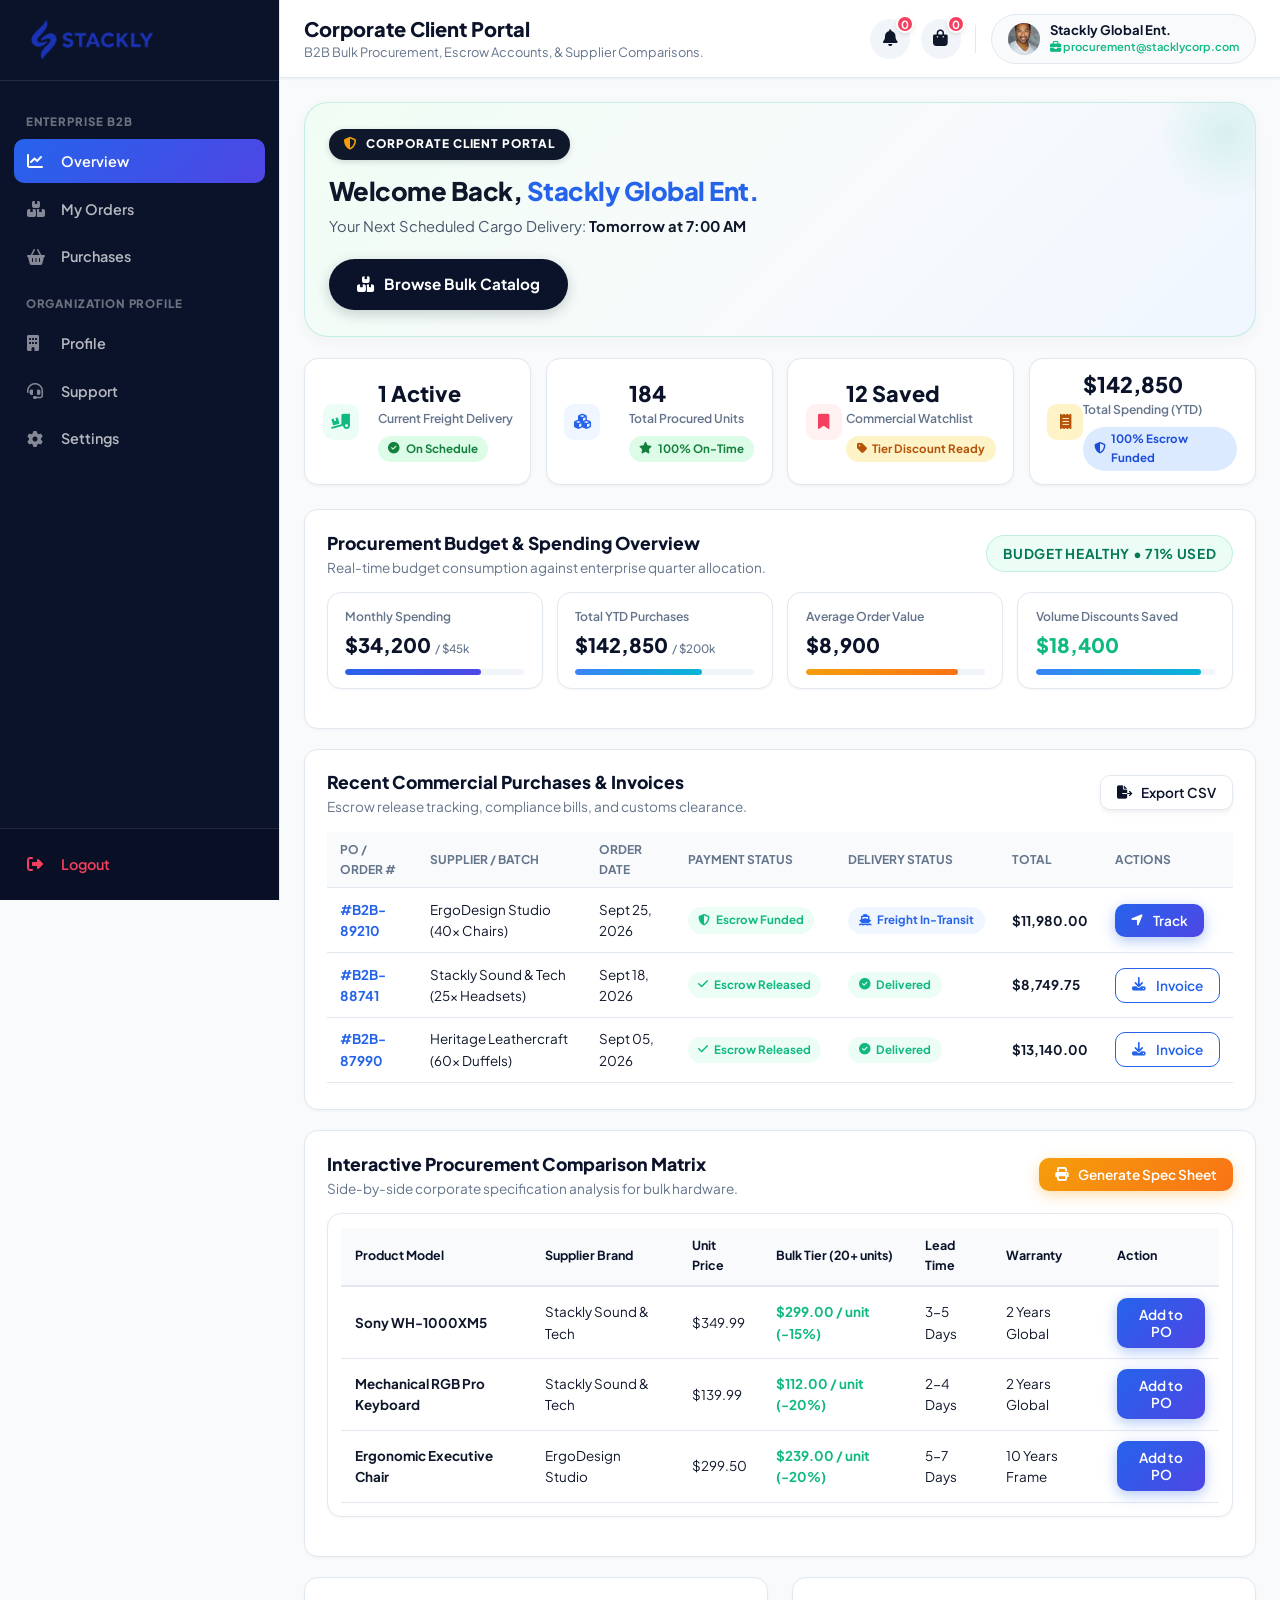
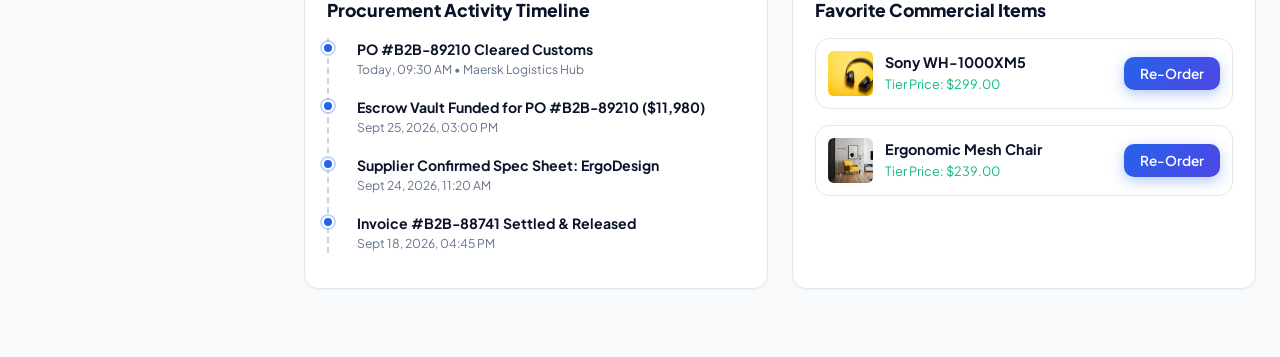
<file: client-dashboard.html>
<!DOCTYPE html>
<html lang="en">
<head>
  <meta charset="UTF-8">
  <meta name="viewport" content="width=device-width, initial-scale=1.0">
  <title>Client & B2B Dashboard - Stackly</title>
  
  <!-- Google Fonts -->
  <link rel="preconnect" href="https://fonts.googleapis.com">
  <link rel="preconnect" href="https://fonts.gstatic.com" crossorigin>
  <link href="https://fonts.googleapis.com/css2?family=Plus+Jakarta+Sans:wght@300;400;500;600;700;800&display=swap" rel="stylesheet">
  
  <!-- Font Awesome 6 -->
  <link rel="stylesheet" href="https://cdnjs.cloudflare.com/ajax/libs/font-awesome/6.5.1/css/all.min.css">

  <!-- Core & Dashboard Styles -->
  <link rel="stylesheet" href="css/style.css">
  <link rel="stylesheet" href="css/user-dashboard.css">
  <link rel="stylesheet" href="css/client-dashboard.css">
</head>
<body>

  <div class="client-dashboard-layout">
    
    <!-- Sidebar Navigation -->
    <aside class="dashboard-sidebar client-sidebar">
      <div class="sidebar-header">
        <a href="index.html" class="brand-logo">
          <img src="assets/logo.webp" alt="Stackly" class="brand-logo-img">
        </a>
        <button class="btn-icon sidebar-close-btn" id="sidebar-close-btn" aria-label="Close Navigation" style="color: #ffffff;"><i class="fas fa-times"></i></button>
      </div>

      <div class="sidebar-nav-container">
        <div class="nav-section-label">Enterprise B2B</div>
        <a href="javascript:void(0)" class="dashboard-nav-item active" data-target="view-client-overview">
          <i class="fas fa-chart-line"></i> <span>Overview</span>
        </a>
        <a href="javascript:void(0)" class="dashboard-nav-item" data-target="view-client-orders">
          <i class="fas fa-boxes"></i> <span>My Orders</span>
        </a>
        <a href="javascript:void(0)" class="dashboard-nav-item" data-target="view-client-purchases">
          <i class="fas fa-shopping-basket"></i> <span>Purchases</span>
        </a>

        <div class="nav-section-label">Organization Profile</div>
        <a href="javascript:void(0)" class="dashboard-nav-item" data-target="view-client-profile">
          <i class="fas fa-building"></i> <span>Profile</span>
        </a>
        <a href="javascript:void(0)" class="dashboard-nav-item" data-target="view-client-support">
          <i class="fas fa-headset"></i> <span>Support</span>
        </a>
        <a href="javascript:void(0)" class="dashboard-nav-item" data-target="view-client-settings">
          <i class="fas fa-cog"></i> <span>Settings</span>
        </a>
      </div>

      <div class="sidebar-footer">
        <a href="login.html" class="dashboard-nav-item logout-nav-item">
          <i class="fas fa-sign-out-alt"></i> <span>Logout</span>
        </a>
      </div>
    </aside>

    <!-- Main Content Area -->
    <div class="client-main">
      
      <!-- Topbar -->
      <header class="dashboard-topbar">
        <div class="topbar-left">
          <button id="sidebar-toggle-btn" class="btn-icon sidebar-toggle-btn" aria-label="Toggle Navigation"><i class="fas fa-bars"></i></button>
          <div class="topbar-title-wrap">
            <h2 class="topbar-heading">Corporate Client Portal</h2>
            <p class="topbar-subheading">B2B Bulk Procurement, Escrow Accounts, & Supplier Comparisons.</p>
          </div>
        </div>

        <!-- Center Brand Logo in Mobile View -->
        <a href="index.html" class="topbar-mobile-logo">
          <img src="assets/logo.webp" alt="Stackly" class="brand-logo-img">
        </a>

        <div class="topbar-right">
          <button class="nav-icon-btn topbar-wish-btn" data-open-wishlist title="Notifications / Wishlist">
            <i class="fas fa-bell"></i>
            <span class="badge-count wishlist-count-badge">2</span>
          </button>
          
          <button class="nav-icon-btn topbar-cart-btn" data-open-cart title="Cart">
            <i class="fas fa-shopping-bag"></i>
            <span class="badge-count cart-count-badge">0</span>
          </button>

          <div class="topbar-divider"></div>

          <div class="user-mini-profile topbar-profile" onclick="window.location.href='404.html'">
            <img src="assets/avatar-enterprise.webp" alt="Stackly Global Ent." class="user-avatar-sm" id="topbar-avatar-img">
            <div class="user-profile-info">
              <div class="profile-name">Stackly Global Ent.</div>
              <div class="profile-badge"><i class="fas fa-briefcase"></i> <span class="profile-email-display">procurement@stacklycorp.com</span></div>
            </div>
          </div>

          <!-- Mobile Profile Avatar Icon -->
          <a href="404.html" class="nav-icon-btn topbar-mobile-profile" title="Profile">
            <i class="far fa-user"></i>
          </a>
        </div>
      </header>

      <!-- Client Body Content -->
      <main class="dashboard-body-content">
        
        <!-- VIEW 1: CLIENT OVERVIEW -->
        <section id="view-client-overview" class="dashboard-view-section active-view">
          
          <!-- Welcome Hero Banner Card (Corporate Client Portal) -->
          <div class="dash-welcome-card">
            <div class="dash-welcome-badge">
              <i class="fas fa-shield-alt"></i> CORPORATE CLIENT PORTAL
            </div>
            <h2 class="dash-welcome-title">Welcome Back, <span class="highlight-name">Stackly Global Ent.</span></h2>
            <p class="dash-welcome-subtitle">Your Next Scheduled Cargo Delivery: <strong>Tomorrow at 7:00 AM</strong></p>
            <div class="dash-welcome-cta">
              <a href="404.html" class="btn btn-primary dash-welcome-btn">
                <i class="fas fa-boxes"></i> Browse Bulk Catalog
              </a>
            </div>
          </div>

          <!-- Section A: Client Overview Cards -->
          <div class="dashboard-stats-grid">
            <div class="dash-stat-card">
              <div class="stat-icon-wrap emerald"><i class="fas fa-truck-loading"></i></div>
              <div class="stat-info">
                <div class="stat-value">1 Active</div>
                <div class="stat-title">Current Freight Delivery</div>
                <div class="stat-meta-pill emerald"><i class="fas fa-check-circle"></i> On Schedule</div>
              </div>
            </div>

            <div class="dash-stat-card">
              <div class="stat-icon-wrap blue"><i class="fas fa-cubes"></i></div>
              <div class="stat-info">
                <div class="stat-value">184</div>
                <div class="stat-title">Total Procured Units</div>
                <div class="stat-meta-pill emerald"><i class="fas fa-star"></i> 100% On-Time</div>
              </div>
            </div>

            <div class="dash-stat-card">
              <div class="stat-icon-wrap rose"><i class="fas fa-bookmark"></i></div>
              <div class="stat-info">
                <div class="stat-value">12 Saved</div>
                <div class="stat-title">Commercial Watchlist</div>
                <div class="stat-meta-pill gold"><i class="fas fa-tag"></i> Tier Discount Ready</div>
              </div>
            </div>

            <div class="dash-stat-card">
              <div class="stat-icon-wrap gold"><i class="fas fa-receipt"></i></div>
              <div class="stat-info">
                <div class="stat-value">$142,850</div>
                <div class="stat-title">Total Spending (YTD)</div>
                <div class="stat-meta-pill blue"><i class="fas fa-shield-alt"></i> 100% Escrow Funded</div>
              </div>
            </div>
          </div>

          <!-- Section F: Spending Overview Progress Bars -->
          <div class="dash-card">
            <div class="dash-card-header">
              <div>
                <h3>Procurement Budget & Spending Overview</h3>
                <p style="font-size: 0.85rem; color: var(--text-muted);">Real-time budget consumption against enterprise quarter allocation.</p>
              </div>
              <span class="section-badge emerald" style="margin-bottom: 0;">Budget Healthy &bull; 71% Used</span>
            </div>

            <div class="spending-grid">
              <div class="spending-stat-card">
                <div style="font-size: 0.76rem; color: var(--text-muted); font-weight: 600;">Monthly Spending</div>
                <div style="font-size: 1.25rem; font-weight: 800; color: var(--primary-navy); margin-top: 0.15rem;">$34,200 <span style="font-size: 0.72rem; font-weight: 500; color: var(--text-muted);">/ $45k</span></div>
                <div class="spending-progress-bar">
                  <div class="spending-fill" style="width: 76%;"></div>
                </div>
              </div>

              <div class="spending-stat-card">
                <div style="font-size: 0.76rem; color: var(--text-muted); font-weight: 600;">Total YTD Purchases</div>
                <div style="font-size: 1.25rem; font-weight: 800; color: var(--primary-navy); margin-top: 0.15rem;">$142,850 <span style="font-size: 0.72rem; font-weight: 500; color: var(--text-muted);">/ $200k</span></div>
                <div class="spending-progress-bar">
                  <div class="spending-fill emerald" style="width: 71%;"></div>
                </div>
              </div>

              <div class="spending-stat-card">
                <div style="font-size: 0.76rem; color: var(--text-muted); font-weight: 600;">Average Order Value</div>
                <div style="font-size: 1.25rem; font-weight: 800; color: var(--primary-navy); margin-top: 0.15rem;">$8,900</div>
                <div class="spending-progress-bar">
                  <div class="spending-fill gold" style="width: 85%;"></div>
                </div>
              </div>

              <div class="spending-stat-card">
                <div style="font-size: 0.76rem; color: var(--text-muted); font-weight: 600;">Volume Discounts Saved</div>
                <div style="font-size: 1.25rem; font-weight: 800; color: var(--accent-emerald); margin-top: 0.15rem;">$18,400</div>
                <div class="spending-progress-bar">
                  <div class="spending-fill emerald" style="width: 92%;"></div>
                </div>
              </div>
            </div>
          </div>

          <!-- Section B: Purchase Management Table -->
          <div class="dash-card">
            <div class="dash-card-header">
              <div>
                <h3>Recent Commercial Purchases & Invoices</h3>
                <p style="font-size: 0.85rem; color: var(--text-muted);">Escrow release tracking, compliance bills, and customs clearance.</p>
              </div>
              <button class="btn btn-sm btn-secondary" onclick="window.location.href='404.html'"><i class="fas fa-file-export"></i> Export CSV</button>
            </div>

            <div class="table-responsive">
              <table class="orders-table">
                <thead>
                  <tr>
                    <th>PO / Order #</th>
                    <th>Supplier / Batch</th>
                    <th>Order Date</th>
                    <th>Payment Status</th>
                    <th>Delivery Status</th>
                    <th>Total</th>
                    <th>Actions</th>
                  </tr>
                </thead>
                <tbody>
                  <tr>
                    <td><strong style="color: var(--accent-blue);">#B2B-89210</strong></td>
                    <td>ErgoDesign Studio (40x Chairs)</td>
                    <td>Sept 25, 2026</td>
                    <td><span class="status-badge delivered"><i class="fas fa-shield-alt"></i> Escrow Funded</span></td>
                    <td><span class="status-badge shipped"><i class="fas fa-ship"></i> Freight In-Transit</span></td>
                    <td><strong>$11,980.00</strong></td>
                    <td>
                      <button class="btn btn-sm btn-primary" onclick="window.location.href='404.html'"><i class="fas fa-location-arrow"></i> Track</button>
                    </td>
                  </tr>
                  <tr>
                    <td><strong style="color: var(--accent-blue);">#B2B-88741</strong></td>
                    <td>Stackly Sound & Tech (25x Headsets)</td>
                    <td>Sept 18, 2026</td>
                    <td><span class="status-badge delivered"><i class="fas fa-check"></i> Escrow Released</span></td>
                    <td><span class="status-badge delivered"><i class="fas fa-check-circle"></i> Delivered</span></td>
                    <td><strong>$8,749.75</strong></td>
                    <td>
                      <button class="btn btn-sm btn-outline-blue" onclick="window.location.href='404.html'"><i class="fas fa-download"></i> Invoice</button>
                    </td>
                  </tr>
                  <tr>
                    <td><strong style="color: var(--accent-blue);">#B2B-87990</strong></td>
                    <td>Heritage Leathercraft (60x Duffels)</td>
                    <td>Sept 05, 2026</td>
                    <td><span class="status-badge delivered"><i class="fas fa-check"></i> Escrow Released</span></td>
                    <td><span class="status-badge delivered"><i class="fas fa-check-circle"></i> Delivered</span></td>
                    <td><strong>$13,140.00</strong></td>
                    <td>
                      <button class="btn btn-sm btn-outline-blue" onclick="window.location.href='404.html'"><i class="fas fa-download"></i> Invoice</button>
                    </td>
                  </tr>
                </tbody>
              </table>
            </div>
          </div>

          <!-- Section D: Product Comparison Matrix -->
          <div class="dash-card">
            <div class="dash-card-header">
              <div>
                <h3>Interactive Procurement Comparison Matrix</h3>
                <p style="font-size: 0.85rem; color: var(--text-muted);">Side-by-side corporate specification analysis for bulk hardware.</p>
              </div>
              <button class="btn btn-sm btn-accent" onclick="window.location.href='404.html'"><i class="fas fa-print"></i> Generate Spec Sheet</button>
            </div>

            <div class="comparison-matrix-wrapper">
              <table class="comparison-matrix-table">
                <thead>
                  <tr>
                    <th>Product Model</th>
                    <th>Supplier Brand</th>
                    <th>Unit Price</th>
                    <th>Bulk Tier (20+ units)</th>
                    <th>Lead Time</th>
                    <th>Warranty</th>
                    <th>Action</th>
                  </tr>
                </thead>
                <tbody>
                  <tr>
                    <td><strong>Sony WH-1000XM5</strong></td>
                    <td>Stackly Sound & Tech</td>
                    <td>$349.99</td>
                    <td><strong style="color: var(--accent-emerald);">$299.00 / unit (-15%)</strong></td>
                    <td>3-5 Days</td>
                    <td>2 Years Global</td>
                    <td><button class="btn btn-sm btn-primary" data-add-cart="prod-1">Add to PO</button></td>
                  </tr>
                  <tr>
                    <td><strong>Mechanical RGB Pro Keyboard</strong></td>
                    <td>Stackly Sound & Tech</td>
                    <td>$139.99</td>
                    <td><strong style="color: var(--accent-emerald);">$112.00 / unit (-20%)</strong></td>
                    <td>2-4 Days</td>
                    <td>2 Years Global</td>
                    <td><button class="btn btn-sm btn-primary" data-add-cart="prod-8">Add to PO</button></td>
                  </tr>
                  <tr>
                    <td><strong>Ergonomic Executive Chair</strong></td>
                    <td>ErgoDesign Studio</td>
                    <td>$299.50</td>
                    <td><strong style="color: var(--accent-emerald);">$239.00 / unit (-20%)</strong></td>
                    <td>5-7 Days</td>
                    <td>10 Years Frame</td>
                    <td><button class="btn btn-sm btn-primary" data-add-cart="prod-3">Add to PO</button></td>
                  </tr>
                </tbody>
              </table>
            </div>
          </div>

          <!-- Split: Client Activity & Favorite Products -->
          <div class="dash-split-grid">
            
            <!-- Section E: Client Activity Timeline -->
            <div class="dash-card">
              <div class="dash-card-header">
                <h3>Procurement Activity Timeline</h3>
              </div>
              <div class="activity-timeline">
                <div class="activity-node">
                  <div class="activity-title">PO #B2B-89210 Cleared Customs</div>
                  <div class="activity-time">Today, 09:30 AM &bull; Maersk Logistics Hub</div>
                </div>
                <div class="activity-node">
                  <div class="activity-title">Escrow Vault Funded for PO #B2B-89210 ($11,980)</div>
                  <div class="activity-time">Sept 25, 2026, 03:00 PM</div>
                </div>
                <div class="activity-node">
                  <div class="activity-title">Supplier Confirmed Spec Sheet: ErgoDesign</div>
                  <div class="activity-time">Sept 24, 2026, 11:20 AM</div>
                </div>
                <div class="activity-node">
                  <div class="activity-title">Invoice #B2B-88741 Settled & Released</div>
                  <div class="activity-time">Sept 18, 2026, 04:45 PM</div>
                </div>
              </div>
            </div>

            <!-- Section C: Favorite / Saved Commercial Products -->
            <div class="dash-card">
              <div class="dash-card-header">
                <h3>Favorite Commercial Items</h3>
              </div>
              <div style="display: flex; flex-direction: column; gap: 1rem;">
                <div style="display: flex; align-items: center; justify-content: space-between; padding: 0.75rem; border: 1px solid var(--card-border); border-radius: var(--radius-md);">
                  <div style="display: flex; align-items: center; gap: 0.75rem;">
                    <img src="assets/headphones.webp" alt="Sony Headphones" style="width: 45px; height: 45px; object-fit: cover; border-radius: var(--radius-xs);">
                    <div>
                      <div style="font-weight: 700; font-size: 0.9rem; color: var(--primary-navy);">Sony WH-1000XM5</div>
                      <div style="font-size: 0.8rem; color: var(--accent-emerald);">Tier Price: $299.00</div>
                    </div>
                  </div>
                  <button class="btn btn-sm btn-primary" data-add-cart="prod-1">Re-Order</button>
                </div>

                <div style="display: flex; align-items: center; justify-content: space-between; padding: 0.75rem; border: 1px solid var(--card-border); border-radius: var(--radius-md);">
                  <div style="display: flex; align-items: center; gap: 0.75rem;">
                    <img src="assets/chair.webp" alt="Ergonomic Chair" style="width: 45px; height: 45px; object-fit: cover; border-radius: var(--radius-xs);">
                    <div>
                      <div style="font-weight: 700; font-size: 0.9rem; color: var(--primary-navy);">Ergonomic Mesh Chair</div>
                      <div style="font-size: 0.8rem; color: var(--accent-emerald);">Tier Price: $239.00</div>
                    </div>
                  </div>
                  <button class="btn btn-sm btn-primary" data-add-cart="prod-3">Re-Order</button>
                </div>
              </div>
            </div>

          </div>

        </section>

        <!-- VIEW 2: BULK ORDERS TAB -->
        <section id="view-client-orders" class="dashboard-view-section">
          <!-- Logistics & Freight Stats -->
          <div class="dashboard-stats-grid">
            <div class="dash-stat-card">
              <div class="stat-info">
                <div class="stat-value">3 Shipments</div>
                <div class="stat-title">Active Freight Containers</div>
              </div>
              <div class="stat-icon-wrap blue"><i class="fas fa-ship"></i></div>
            </div>
            <div class="dash-stat-card">
              <div class="stat-info">
                <div class="stat-value">100% Cleared</div>
                <div class="stat-title">Customs Compliance</div>
              </div>
              <div class="stat-icon-wrap emerald"><i class="fas fa-passport"></i></div>
            </div>
            <div class="dash-stat-card">
              <div class="stat-info">
                <div class="stat-value">48 Hours</div>
                <div class="stat-title">Next Port Entry ETA</div>
              </div>
              <div class="stat-icon-wrap gold"><i class="fas fa-anchor"></i></div>
            </div>
            <div class="dash-stat-card">
              <div class="stat-info">
                <div class="stat-value">$33,869</div>
                <div class="stat-title">In-Transit Escrow Value</div>
              </div>
              <div class="stat-icon-wrap rose"><i class="fas fa-vault"></i></div>
            </div>
          </div>

          <!-- Purchase Orders (PO) Master Table -->
          <div class="dash-card">
            <div class="dash-card-header">
              <div>
                <h3>Enterprise Purchase Orders (PO) & Freight Status</h3>
                <p style="font-size: 0.82rem; color: var(--text-muted);">Real-time container logistics, Bill of Lading certificates, and port check-ins.</p>
              </div>
              <button class="btn btn-sm btn-secondary" onclick="window.location.href='404.html'"><i class="fas fa-file-pdf"></i> Export Manifest</button>
            </div>

            <div class="table-responsive">
              <table class="orders-table">
                <thead>
                  <tr>
                    <th>PO ID</th>
                    <th>Supplier / Manufacturing Unit</th>
                    <th>Batch Units</th>
                    <th>Logistics Carrier</th>
                    <th>Port Clearance</th>
                    <th>Total</th>
                    <th>Action</th>
                  </tr>
                </thead>
                <tbody>
                  <tr>
                    <td><strong style="color: var(--accent-blue);">#B2B-89210</strong></td>
                    <td>ErgoDesign Studio &bull; Frame Lab</td>
                    <td>40 Executive Chairs</td>
                    <td>Maersk Global (Container #MSK-410)</td>
                    <td><span class="status-badge shipped"><i class="fas fa-ship"></i> Freight In-Transit</span></td>
                    <td><strong>$11,980.00</strong></td>
                    <td>
                      <button class="btn btn-sm btn-primary" onclick="window.location.href='404.html'">
                        <i class="fas fa-location-arrow"></i> Track
                      </button>
                    </td>
                  </tr>
                  <tr>
                    <td><strong style="color: var(--accent-blue);">#B2B-88741</strong></td>
                    <td>Stackly Sound & Tech &bull; Audio Works</td>
                    <td>25 Wireless Headsets</td>
                    <td>DHL Global Express Air</td>
                    <td><span class="status-badge delivered"><i class="fas fa-check-circle"></i> Delivered & Released</span></td>
                    <td><strong>$8,749.75</strong></td>
                    <td>
                      <button class="btn btn-sm btn-outline-blue" onclick="window.location.href='404.html'">
                        <i class="fas fa-download"></i> Invoice
                      </button>
                    </td>
                  </tr>
                  <tr>
                    <td><strong style="color: var(--accent-blue);">#B2B-87990</strong></td>
                    <td>Heritage Leathercraft &bull; Tuscan Mill</td>
                    <td>60 Full-Grain Duffels</td>
                    <td>FedEx Cargo Logistics</td>
                    <td><span class="status-badge delivered"><i class="fas fa-check-circle"></i> Delivered & Released</span></td>
                    <td><strong>$13,140.00</strong></td>
                    <td>
                      <button class="btn btn-sm btn-outline-blue" onclick="window.location.href='404.html'">
                        <i class="fas fa-download"></i> Invoice
                      </button>
                    </td>
                  </tr>
                </tbody>
              </table>
            </div>
          </div>
        </section>

        <!-- VIEW 3: PURCHASES & INVOICING TAB -->
        <section id="view-client-purchases" class="dashboard-view-section">
          <!-- Financial Metrics -->
          <div class="dashboard-stats-grid">
            <div class="dash-stat-card">
              <div class="stat-info">
                <div class="stat-value">$142,850</div>
                <div class="stat-title">Total Spend Settled (YTD)</div>
              </div>
              <div class="stat-icon-wrap emerald"><i class="fas fa-money-check-alt"></i></div>
            </div>
            <div class="dash-stat-card">
              <div class="stat-info">
                <div class="stat-value">$18,400</div>
                <div class="stat-title">Volume Rebates Saved</div>
              </div>
              <div class="stat-icon-wrap blue"><i class="fas fa-tags"></i></div>
            </div>
            <div class="dash-stat-card">
              <div class="stat-info">
                <div class="stat-value">$12,400</div>
                <div class="stat-title">Tax Deductible VAT</div>
              </div>
              <div class="stat-icon-wrap gold"><i class="fas fa-percentage"></i></div>
            </div>
            <div class="dash-stat-card">
              <div class="stat-info">
                <div class="stat-value">0 Pending</div>
                <div class="stat-title">Unsettled Invoices</div>
              </div>
              <div class="stat-icon-wrap rose"><i class="fas fa-file-invoice-dollar"></i></div>
            </div>
          </div>

          <!-- Invoicing Ledger Table -->
          <div class="dash-card">
            <div class="dash-card-header">
              <div>
                <h3>Corporate Tax Invoices & VAT Ledger</h3>
                <p style="font-size: 0.82rem; color: var(--text-muted);">Fully compliant commercial VAT receipts, escrow releases, and reconciliation sheets.</p>
              </div>
              <button class="btn btn-sm btn-accent" onclick="window.location.href='404.html'"><i class="fas fa-file-excel"></i> Export Ledger</button>
            </div>

            <div class="table-responsive">
              <table class="orders-table">
                <thead>
                  <tr>
                    <th>Invoice #</th>
                    <th>Supplier Entity</th>
                    <th>Invoice Date</th>
                    <th>VAT Amount</th>
                    <th>Total (Net)</th>
                    <th>Escrow Status</th>
                    <th>PDF</th>
                  </tr>
                </thead>
                <tbody>
                  <tr>
                    <td><strong style="color: var(--accent-blue);">INV-2026-89210</strong></td>
                    <td>ErgoDesign Studio Corp</td>
                    <td>Sept 25, 2026</td>
                    <td>$2,156.40</td>
                    <td><strong>$11,980.00</strong></td>
                    <td><span class="status-badge shipped"><i class="fas fa-shield-alt"></i> Vault Funded</span></td>
                    <td><button class="btn btn-sm btn-outline-blue" onclick="window.location.href='404.html'"><i class="fas fa-download"></i> PDF</button></td>
                  </tr>
                  <tr>
                    <td><strong style="color: var(--accent-blue);">INV-2026-88741</strong></td>
                    <td>Stackly Sound & Tech Ltd</td>
                    <td>Sept 18, 2026</td>
                    <td>$1,574.95</td>
                    <td><strong>$8,749.75</strong></td>
                    <td><span class="status-badge delivered"><i class="fas fa-check"></i> Escrow Released</span></td>
                    <td><button class="btn btn-sm btn-outline-blue" onclick="window.location.href='404.html'"><i class="fas fa-download"></i> PDF</button></td>
                  </tr>
                  <tr>
                    <td><strong style="color: var(--accent-blue);">INV-2026-87990</strong></td>
                    <td>Heritage Leathercraft S.p.A</td>
                    <td>Sept 05, 2026</td>
                    <td>$2,365.20</td>
                    <td><strong>$13,140.00</strong></td>
                    <td><span class="status-badge delivered"><i class="fas fa-check"></i> Escrow Released</span></td>
                    <td><button class="btn btn-sm btn-outline-blue" onclick="window.location.href='404.html'"><i class="fas fa-download"></i> PDF</button></td>
                  </tr>
                </tbody>
              </table>
            </div>
          </div>
        </section>

        <!-- VIEW 4: ORGANIZATION PROFILE TAB -->
        <section id="view-client-profile" class="dashboard-view-section">
          <div class="dash-profile-grid">
            <!-- Enterprise Credential Card -->
            <div class="dash-card" style="text-align: center;">
              <div style="position: relative; display: inline-block; margin-bottom: 1rem;">
                <img src="assets/avatar-enterprise.webp" alt="Stackly Global Enterprise" style="width: 90px; height: 90px; border-radius: var(--radius-full); object-fit: cover; border: 3px solid var(--accent-blue);">
                <button class="btn-icon" style="position: absolute; bottom: 0; right: 0; width: 28px; height: 28px; background: var(--accent-blue); color: #fff; border-radius: 50%;" onclick="window.location.href='404.html'"><i class="fas fa-camera" style="font-size: 0.75rem;"></i></button>
              </div>
              <h3 style="font-size: 1.15rem; font-weight: 800; color: var(--primary-navy); margin-bottom: 0.2rem;">Stackly Global Ent.</h3>
              <p style="font-size: 0.8rem; color: var(--text-muted); margin-bottom: 0.75rem;">procurement@stacklycorp.com</p>
              <div style="display: inline-flex; align-items: center; gap: 0.35rem; padding: 0.25rem 0.75rem; background: var(--accent-blue-subtle); color: var(--accent-blue); border-radius: var(--radius-full); font-size: 0.75rem; font-weight: 700; margin-bottom: 1.25rem;">
                <i class="fas fa-shield-alt"></i> Tier 1 Verified Enterprise
              </div>

              <div style="border-top: 1px solid var(--card-border); padding-top: 1rem; text-align: left; display: flex; flex-direction: column; gap: 0.65rem;">
                <div style="display: flex; justify-content: space-between; font-size: 0.82rem;">
                  <span style="color: var(--text-muted);">DUNS Number:</span>
                  <strong>89-421-9082</strong>
                </div>
                <div style="display: flex; justify-content: space-between; font-size: 0.82rem;">
                  <span style="color: var(--text-muted);">EU VAT ID:</span>
                  <strong>EU98421098</strong>
                </div>
                <div style="display: flex; justify-content: space-between; font-size: 0.82rem;">
                  <span style="color: var(--text-muted);">Escrow Limit:</span>
                  <strong style="color: var(--accent-emerald);">$500,000 / month</strong>
                </div>
              </div>
            </div>

            <!-- Organization Details Form -->
            <div class="dash-card">
              <div class="dash-card-header">
                <h3>Corporate Billing & Procurement Details</h3>
              </div>
              <form id="client-billing-form" novalidate>
                <div class="dashboard-form-grid">
                  <div class="form-field">
                    <label>Company Legal Entity *</label>
                    <input type="text" id="client-company" name="company" value="Stackly Global Procurement Corp" required>
                  </div>
                  <div class="form-field">
                    <label>Primary Contact Officer *</label>
                    <input type="text" id="client-officer" name="officer" value="Alexander Wright (CPO)" required>
                  </div>
                  <div class="form-field">
                    <label>Billing Contact Email *</label>
                    <input type="email" id="client-email" name="email" value="billing@stacklycorp.com" required>
                  </div>
                  <div class="form-field">
                    <label>Invoicing Currency *</label>
                    <select id="client-currency" name="currency" required>
                      <option value="USD" selected>USD ($) - United States Dollar</option>
                      <option value="EUR">EUR (€) - Euro</option>
                      <option value="GBP">GBP (£) - British Pound</option>
                    </select>
                  </div>
                </div>

                <div class="form-field" style="margin-bottom: 1.25rem;">
                  <label>Registered Corporate Headquarters *</label>
                  <input type="text" id="client-address" name="address" value="100 Wall Street, 28th Floor, Financial District, New York, NY 10005" required>
                </div>

                <div style="display: flex; justify-content: flex-end; gap: 0.75rem;">
                  <button type="button" class="btn btn-sm btn-secondary" onclick="window.location.href='404.html'">Cancel</button>
                  <button type="submit" class="btn btn-sm btn-primary"><i class="fas fa-save"></i> Save Organization</button>
                </div>
              </form>
            </div>
          </div>
        </section>

        <!-- VIEW 5: B2B SUPPORT & CONCIERGE TAB -->
        <section id="view-client-support" class="dashboard-view-section">
          <!-- B2B Concierge Metrics -->
          <div class="dashboard-stats-grid">
            <div class="dash-stat-card">
              <div class="stat-info">
                <div class="stat-value">&lt; 15 Mins</div>
                <div class="stat-title">Dedicated SLA Response</div>
              </div>
              <div class="stat-icon-wrap blue"><i class="fas fa-stopwatch"></i></div>
            </div>
            <div class="dash-stat-card">
              <div class="stat-info">
                <div class="stat-value">Marcus Vance</div>
                <div class="stat-title">Senior Enterprise Director</div>
              </div>
              <div class="stat-icon-wrap emerald"><i class="fas fa-user-tie"></i></div>
            </div>
            <div class="dash-stat-card">
              <div class="stat-info">
                <div class="stat-value">100% Escrow</div>
                <div class="stat-title">Dispute Guarantee</div>
              </div>
              <div class="stat-icon-wrap gold"><i class="fas fa-shield-alt"></i></div>
            </div>
            <div class="dash-stat-card">
              <div class="stat-info">
                <div class="stat-value">Active</div>
                <div class="stat-title">Direct Slack / Teams Sync</div>
              </div>
              <div class="stat-icon-wrap rose"><i class="fas fa-comments"></i></div>
            </div>
          </div>

          <!-- Account Manager Contact & Escalation Form -->
          <div class="dash-two-col-grid">
            <div class="dash-card">
              <div class="dash-card-header">
                <h3>Assigned Enterprise Account Director</h3>
              </div>
              <div style="display: flex; align-items: center; gap: 1rem; margin-bottom: 1.25rem;">
                <img src="assets/avatar-director.webp" alt="Marcus Vance" style="width: 65px; height: 65px; border-radius: var(--radius-full); object-fit: cover; border: 2px solid var(--accent-blue);">
                <div>
                  <h4 style="font-size: 1.05rem; color: var(--primary-navy); margin-bottom: 0.2rem;">Marcus Vance</h4>
                  <div style="font-size: 0.78rem; color: var(--accent-emerald); font-weight: 700;"><i class="fas fa-circle" style="font-size: 0.6rem;"></i> Available Online &bull; Enterprise Concierge</div>
                  <div style="font-size: 0.78rem; color: var(--text-muted); margin-top: 0.2rem;">Direct: +1 (800) 555-STACKLY-DIR</div>
                </div>
              </div>

              <div style="display: flex; gap: 0.75rem;">
                <button class="btn btn-sm btn-primary" style="flex: 1;" onclick="window.location.href='404.html'"><i class="fas fa-phone-alt"></i> Call Director</button>
                <button class="btn btn-sm btn-secondary" style="flex: 1;" onclick="window.location.href='404.html'"><i class="fab fa-slack"></i> Open Slack</button>
              </div>
            </div>

            <!-- Dispute & Custom Contract Inquiry Form -->
            <div class="dash-card">
              <div class="dash-card-header">
                <h3>Priority Contract or Legal Mediation</h3>
              </div>
              <form id="client-support-form" novalidate>
                <div class="form-field">
                  <label>Inquiry Type *</label>
                  <select id="client-ticket-type" name="type" required style="width: 100%; padding: 0.55rem 0.85rem; border: 1px solid var(--card-border); border-radius: var(--radius-sm); font-size: 0.85rem;">
                    <option value="">Select corporate request type...</option>
                    <option value="manufacturing">Custom Manufacturing Specification QA</option>
                    <option value="customs">Freight & Customs Delay Mediation</option>
                    <option value="rebate">Volume Tier Rebate Adjustment</option>
                    <option value="escrow_vault">Escrow Vault Wire Transfer Authorization</option>
                  </select>
                </div>
                <div class="form-field">
                  <label>PO Number (Optional)</label>
                  <input type="text" id="client-po-number" name="po_number" placeholder="#B2B-89210" style="width: 100%; padding: 0.55rem 0.85rem; border: 1px solid var(--card-border); border-radius: var(--radius-sm); font-size: 0.85rem;">
                </div>
                <div class="form-field">
                  <label>Details & Requirements *</label>
                  <textarea id="client-ticket-msg" name="message" rows="3" required placeholder="Specify your requirements for senior review..." style="width: 100%; padding: 0.55rem 0.85rem; border: 1px solid var(--card-border); border-radius: var(--radius-sm); font-size: 0.85rem;"></textarea>
                </div>
                <button type="submit" class="btn btn-sm btn-primary" style="width: 100%;"><i class="fas fa-bolt"></i> Dispatch Priority Request</button>
              </form>
            </div>
          </div>
        </section>

        <!-- VIEW 6: GOVERNANCE & SETTINGS TAB -->
        <section id="view-client-settings" class="dashboard-view-section">
          <div class="dash-two-col-grid">
            <!-- Spending Governance -->
            <div class="dash-card">
              <div class="dash-card-header">
                <h3>Procurement Governance & Spending Limits</h3>
              </div>
              <div style="display: flex; flex-direction: column;">
                <div class="dash-list-item">
                  <div class="dash-list-item-text">
                    <div class="dash-list-item-title">Single Order Approval Limit</div>
                    <div class="dash-list-item-desc">Orders above threshold require CFO 2-factor signoff.</div>
                  </div>
                  <strong style="color: var(--primary-navy); font-size: 0.95rem; white-space: nowrap;">$50,000</strong>
                </div>

                <div class="dash-list-item">
                  <div class="dash-list-item-text">
                    <div class="dash-list-item-title">Multi-Signature Workflow</div>
                    <div class="dash-list-item-desc">Require 2 authorized officers for escrow release.</div>
                  </div>
                  <span class="status-badge delivered"><i class="fas fa-check"></i> Enforced</span>
                </div>

                <div class="dash-list-item">
                  <div class="dash-list-item-text">
                    <div class="dash-list-item-title">Automated Customs Clearance Release</div>
                    <div class="dash-list-item-desc">Release escrow 5 business days after port receipt.</div>
                  </div>
                  <span class="status-badge processing"><i class="fas fa-clock"></i> 5 Days</span>
                </div>
              </div>
            </div>

            <!-- ERP Integrations -->
            <div class="dash-card">
              <div class="dash-card-header">
                <h3>Enterprise ERP & Ledger Integrations</h3>
              </div>
              <div style="display: flex; flex-direction: column;">
                <div class="dash-list-item">
                  <div class="dash-list-item-text">
                    <div class="dash-list-item-title"><i class="fas fa-network-wired" style="color: var(--accent-blue);"></i> SAP Ariba & Oracle NetSuite</div>
                    <div class="dash-list-item-desc">Live bidirectional PO sync and invoice webhook.</div>
                  </div>
                  <span class="status-badge delivered"><i class="fas fa-check"></i> Connected</span>
                </div>

                <div class="dash-list-item">
                  <div class="dash-list-item-text">
                    <div class="dash-list-item-title"><i class="fas fa-receipt" style="color: var(--accent-emerald);"></i> QuickBooks VAT Invoicing</div>
                    <div class="dash-list-item-desc">Automated quarterly tax file synchronization.</div>
                  </div>
                  <span class="status-badge delivered"><i class="fas fa-check"></i> Syncing</span>
                </div>

                <div class="dash-list-item">
                  <div class="dash-list-item-text">
                    <div class="dash-list-item-title">Export Full Annual Audit Log</div>
                    <div class="dash-list-item-desc">Download complete 2026 financial transactions (CSV/PDF).</div>
                  </div>
                  <button class="btn btn-sm btn-secondary" onclick="window.location.href='404.html'"><i class="fas fa-file-csv"></i> Export Audit</button>
                </div>
              </div>
            </div>
          </div>
        </section>

      </main>
    </div>

  </div>

  <!-- Quick View Modal Container -->
  <div id="quick-view-modal" class="modal-overlay">
    <div class="modal-container">
      <button class="modal-close-btn" id="close-quick-modal"><i class="fas fa-times"></i></button>
      <div id="quick-view-content"></div>
    </div>
  </div>

  <!-- Cart Drawer -->
  <div id="cart-drawer" class="side-drawer">
    <div class="drawer-header">
      <h3><i class="fas fa-shopping-bag" style="color: var(--accent-blue);"></i> Shopping Cart</h3>
      <button class="btn-icon" id="close-cart-drawer"><i class="fas fa-times"></i></button>
    </div>
    <div class="drawer-content" id="cart-drawer-items"></div>
    <div class="drawer-footer">
      <div class="drawer-subtotal">
        <span>Subtotal:</span>
        <span id="cart-drawer-subtotal">$0.00</span>
      </div>
    </div>
  </div>

  <!-- Wishlist Drawer -->
  <div id="wishlist-drawer" class="side-drawer">
    <div class="drawer-header">
      <h3><i class="fas fa-heart" style="color: var(--accent-rose);"></i> Saved Wishlist</h3>
      <button class="btn-icon" id="close-wishlist-drawer"><i class="fas fa-times"></i></button>
    </div>
    <div class="drawer-content" id="wishlist-drawer-items"></div>
  </div>

  <div class="drawer-backdrop"></div>

  <!-- Scripts -->
  <script src="js/script.js"></script>
</body>
</html>
</file>
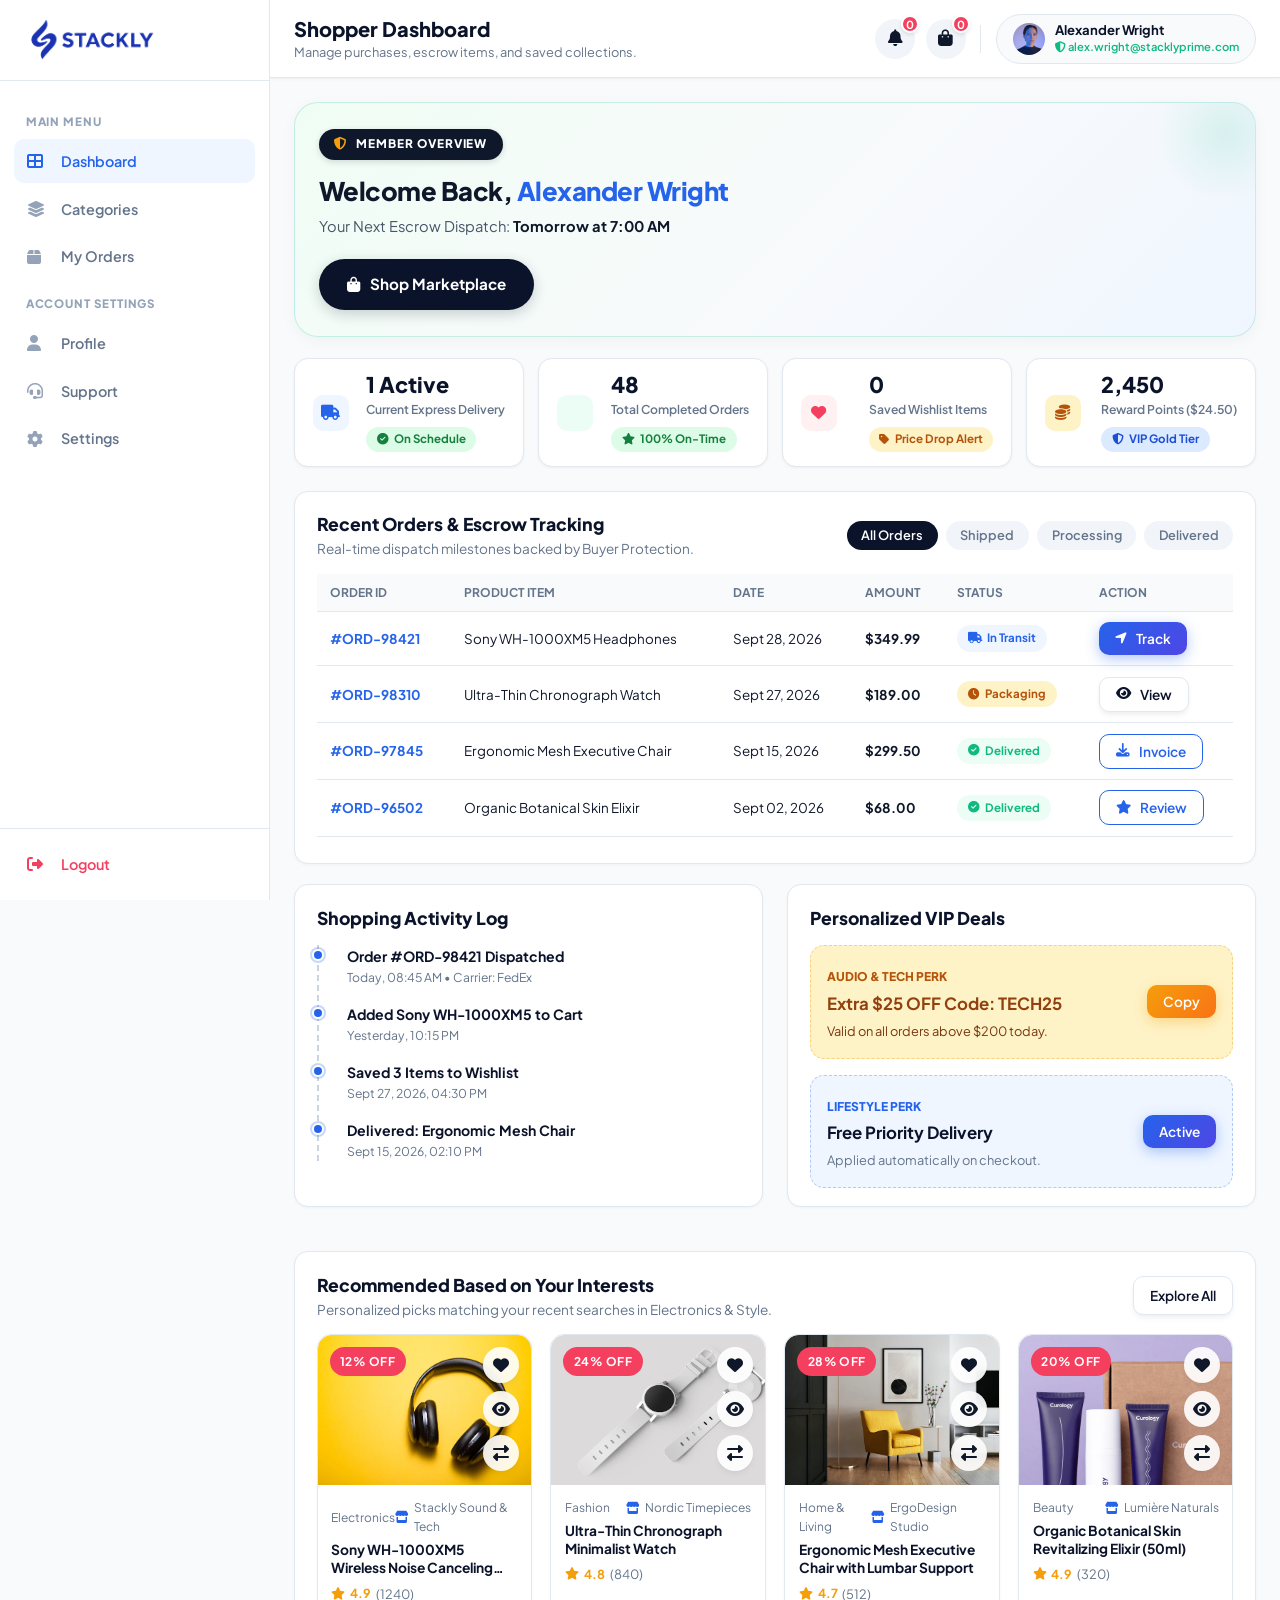
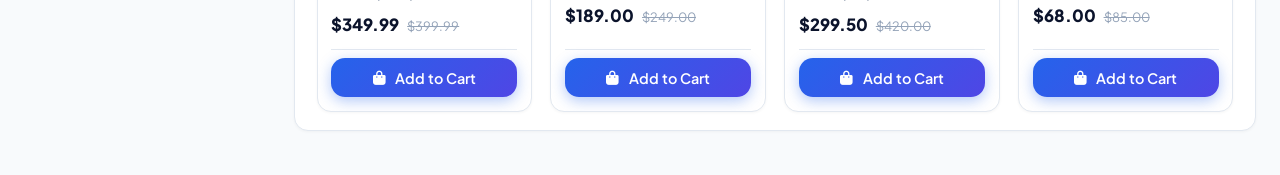
<file: user-dashboard.html>
<!DOCTYPE html>
<html lang="en">
<head>
  <meta charset="UTF-8">
  <meta name="viewport" content="width=device-width, initial-scale=1.0">
  <title>User Dashboard - Stackly</title>
  
  <!-- Google Fonts -->
  <link rel="preconnect" href="https://fonts.googleapis.com">
  <link rel="preconnect" href="https://fonts.gstatic.com" crossorigin>
  <link href="https://fonts.googleapis.com/css2?family=Plus+Jakarta+Sans:wght@300;400;500;600;700;800&display=swap" rel="stylesheet">
  
  <!-- Font Awesome 6 -->
  <link rel="stylesheet" href="https://cdnjs.cloudflare.com/ajax/libs/font-awesome/6.5.1/css/all.min.css">

  <!-- Core & Dashboard Styles -->
  <link rel="stylesheet" href="css/style.css">
  <link rel="stylesheet" href="css/user-dashboard.css">
</head>
<body>

  <div class="dashboard-layout">
    
    <!-- Sidebar Navigation -->
    <aside class="dashboard-sidebar">
      <div class="sidebar-header">
        <a href="index.html" class="brand-logo">
          <img src="assets/logo.webp" alt="Stackly" class="brand-logo-img">
        </a>
        <button class="btn-icon sidebar-close-btn" id="sidebar-close-btn" aria-label="Close Navigation"><i class="fas fa-times"></i></button>
      </div>

      <div class="sidebar-nav-container">
        <div class="nav-section-label">Main Menu</div>
        <a href="javascript:void(0)" class="dashboard-nav-item active" data-target="view-overview">
          <i class="fas fa-th-large"></i> <span>Dashboard</span>
        </a>
        <a href="javascript:void(0)" class="dashboard-nav-item" data-target="view-categories">
          <i class="fas fa-layer-group"></i> <span>Categories</span>
        </a>
        <a href="javascript:void(0)" class="dashboard-nav-item" data-target="view-orders">
          <i class="fas fa-box"></i> <span>My Orders</span>
        </a>

        <div class="nav-section-label">Account Settings</div>
        <a href="javascript:void(0)" class="dashboard-nav-item" data-target="view-profile">
          <i class="fas fa-user"></i> <span>Profile</span>
        </a>
        <a href="javascript:void(0)" class="dashboard-nav-item" data-target="view-support">
          <i class="fas fa-headset"></i> <span>Support</span>
        </a>
        <a href="javascript:void(0)" class="dashboard-nav-item" data-target="view-settings">
          <i class="fas fa-cog"></i> <span>Settings</span>
        </a>
      </div>

      <div class="sidebar-footer">
        <a href="login.html" class="dashboard-nav-item logout-nav-item">
          <i class="fas fa-sign-out-alt"></i> <span>Logout</span>
        </a>
      </div>
    </aside>

    <!-- Main Dashboard Area -->
    <div class="dashboard-main">
      
      <!-- Topbar Header -->
      <header class="dashboard-topbar">
        <div class="topbar-left">
          <button id="sidebar-toggle-btn" class="btn-icon sidebar-toggle-btn" aria-label="Toggle Navigation"><i class="fas fa-bars"></i></button>
          <div class="topbar-title-wrap">
            <h2 class="topbar-heading">Shopper Dashboard</h2>
            <p class="topbar-subheading">Manage purchases, escrow items, and saved collections.</p>
          </div>
        </div>

        <!-- Center Brand Logo in Mobile View -->
        <a href="index.html" class="topbar-mobile-logo">
          <img src="assets/logo.webp" alt="Stackly" class="brand-logo-img">
        </a>

        <div class="topbar-right">
          <button class="nav-icon-btn topbar-wish-btn" data-open-wishlist title="Notifications / Wishlist">
            <i class="fas fa-bell"></i>
            <span class="badge-count wishlist-count-badge">2</span>
          </button>
          
          <button class="nav-icon-btn topbar-cart-btn" data-open-cart title="Cart">
            <i class="fas fa-shopping-bag"></i>
            <span class="badge-count cart-count-badge">0</span>
          </button>

          <div class="topbar-divider"></div>

          <div class="user-mini-profile topbar-profile" onclick="window.location.href='404.html'">
            <img src="assets/avatar-alexander.webp" alt="Alexander Wright" class="user-avatar-sm" id="topbar-avatar-img">
            <div class="user-profile-info">
              <div class="profile-name">Alexander Wright</div>
              <div class="profile-badge"><i class="fas fa-shield-alt"></i> <span class="profile-email-display">alex.wright@stacklyprime.com</span></div>
            </div>
          </div>

          <!-- Mobile Profile Avatar Icon -->
          <a href="404.html" class="nav-icon-btn topbar-mobile-profile" title="Profile">
            <i class="far fa-user"></i>
          </a>
        </div>
      </header>

      <!-- Dashboard Views Container -->
      <main class="dashboard-body-content">
        
        <!-- VIEW 1: OVERVIEW (Default Active) -->
        <section id="view-overview" class="dashboard-view-section active-view">
          
          <!-- Welcome Hero Banner Card -->
          <div class="dash-welcome-card">
            <div class="dash-welcome-badge">
              <i class="fas fa-shield-alt"></i> MEMBER OVERVIEW
            </div>
            <h2 class="dash-welcome-title">Welcome Back, <span class="highlight-name">Alexander Wright</span></h2>
            <p class="dash-welcome-subtitle">Your Next Escrow Dispatch: <strong>Tomorrow at 7:00 AM</strong></p>
            <div class="dash-welcome-cta">
              <a href="404.html" class="btn btn-primary dash-welcome-btn">
                <i class="fas fa-shopping-bag"></i> Shop Marketplace
              </a>
            </div>
          </div>

          <!-- Section A: Overview Stats Cards -->
          <div class="dashboard-stats-grid">
            <div class="dash-stat-card">
              <div class="stat-icon-wrap blue"><i class="fas fa-truck"></i></div>
              <div class="stat-info">
                <div class="stat-value">1 Active</div>
                <div class="stat-title">Current Express Delivery</div>
                <div class="stat-meta-pill emerald"><i class="fas fa-check-circle"></i> On Schedule</div>
              </div>
            </div>

            <div class="dash-stat-card">
              <div class="stat-icon-wrap emerald"><i class="fas fa-box-check"></i></div>
              <div class="stat-info">
                <div class="stat-value">48</div>
                <div class="stat-title">Total Completed Orders</div>
                <div class="stat-meta-pill emerald"><i class="fas fa-star"></i> 100% On-Time</div>
              </div>
            </div>

            <div class="dash-stat-card">
              <div class="stat-icon-wrap rose"><i class="fas fa-heart"></i></div>
              <div class="stat-info">
                <div class="stat-value wishlist-count-badge">3 Saved</div>
                <div class="stat-title">Saved Wishlist Items</div>
                <div class="stat-meta-pill gold"><i class="fas fa-tag"></i> Price Drop Alert</div>
              </div>
            </div>

            <div class="dash-stat-card">
              <div class="stat-icon-wrap gold"><i class="fas fa-coins"></i></div>
              <div class="stat-info">
                <div class="stat-value">2,450</div>
                <div class="stat-title">Reward Points ($24.50)</div>
                <div class="stat-meta-pill blue"><i class="fas fa-shield-alt"></i> VIP Gold Tier</div>
              </div>
            </div>
          </div>

          <!-- Section C: Recent Orders Table -->
          <div class="dash-card">
            <div class="dash-card-header">
              <div>
                <h3>Recent Orders & Escrow Tracking</h3>
                <p style="font-size: 0.85rem; color: var(--text-muted);">Real-time dispatch milestones backed by Buyer Protection.</p>
              </div>
              <div class="order-filter-pills">
                <button class="order-filter-pill active" data-status="all">All Orders</button>
                <button class="order-filter-pill" data-status="shipped">Shipped</button>
                <button class="order-filter-pill" data-status="processing">Processing</button>
                <button class="order-filter-pill" data-status="delivered">Delivered</button>
              </div>
            </div>

            <div class="table-responsive">
              <table class="orders-table">
                <thead>
                  <tr>
                    <th>Order ID</th>
                    <th>Product Item</th>
                    <th>Date</th>
                    <th>Amount</th>
                    <th>Status</th>
                    <th>Action</th>
                  </tr>
                </thead>
                <tbody>
                  <tr data-status="shipped">
                    <td><strong style="color: var(--accent-blue);">#ORD-98421</strong></td>
                    <td>Sony WH-1000XM5 Headphones</td>
                    <td>Sept 28, 2026</td>
                    <td><strong>$349.99</strong></td>
                    <td><span class="status-badge shipped"><i class="fas fa-truck"></i> In Transit</span></td>
                    <td>
                      <button class="btn btn-sm btn-primary" onclick="openTrackModal('ORD-98421', 'In Transit - Out for Delivery', 'FedEx Priority Express')">
                        <i class="fas fa-location-arrow"></i> Track
                      </button>
                    </td>
                  </tr>
                  <tr data-status="processing">
                    <td><strong style="color: var(--accent-blue);">#ORD-98310</strong></td>
                    <td>Ultra-Thin Chronograph Watch</td>
                    <td>Sept 27, 2026</td>
                    <td><strong>$189.00</strong></td>
                    <td><span class="status-badge processing"><i class="fas fa-clock"></i> Packaging</span></td>
                    <td>
                      <button class="btn btn-sm btn-secondary" onclick="openTrackModal('ORD-98310', 'Processing at Merchant Hub', 'DHL Global')">
                        <i class="fas fa-eye"></i> View
                      </button>
                    </td>
                  </tr>
                  <tr data-status="delivered">
                    <td><strong style="color: var(--accent-blue);">#ORD-97845</strong></td>
                    <td>Ergonomic Mesh Executive Chair</td>
                    <td>Sept 15, 2026</td>
                    <td><strong>$299.50</strong></td>
                    <td><span class="status-badge delivered"><i class="fas fa-check-circle"></i> Delivered</span></td>
                    <td>
                      <button class="btn btn-sm btn-outline-blue" onclick="window.location.href='404.html'">
                        <i class="fas fa-download"></i> Invoice
                      </button>
                    </td>
                  </tr>
                  <tr data-status="delivered">
                    <td><strong style="color: var(--accent-blue);">#ORD-96502</strong></td>
                    <td>Organic Botanical Skin Elixir</td>
                    <td>Sept 02, 2026</td>
                    <td><strong>$68.00</strong></td>
                    <td><span class="status-badge delivered"><i class="fas fa-check-circle"></i> Delivered</span></td>
                    <td>
                      <button class="btn btn-sm btn-outline-blue" onclick="window.location.href='404.html'">
                        <i class="fas fa-star"></i> Review
                      </button>
                    </td>
                  </tr>
                </tbody>
              </table>
            </div>
          </div>

          <!-- Split: Shopping Activity Timeline & Personalized Deals -->
          <div class="dash-split-grid">
            
            <!-- Section E: Shopping Activity Timeline -->
            <div class="dash-card">
              <div class="dash-card-header">
                <h3>Shopping Activity Log</h3>
              </div>
              <div class="activity-timeline">
                <div class="activity-node">
                  <div class="activity-title">Order #ORD-98421 Dispatched</div>
                  <div class="activity-time">Today, 08:45 AM &bull; Carrier: FedEx</div>
                </div>
                <div class="activity-node">
                  <div class="activity-title">Added Sony WH-1000XM5 to Cart</div>
                  <div class="activity-time">Yesterday, 10:15 PM</div>
                </div>
                <div class="activity-node">
                  <div class="activity-title">Saved 3 Items to Wishlist</div>
                  <div class="activity-time">Sept 27, 2026, 04:30 PM</div>
                </div>
                <div class="activity-node">
                  <div class="activity-title">Delivered: Ergonomic Mesh Chair</div>
                  <div class="activity-time">Sept 15, 2026, 02:10 PM</div>
                </div>
              </div>
            </div>

            <!-- Section F: Personalized Deals -->
            <div class="dash-card">
              <div class="dash-card-header">
                <h3>Personalized VIP Deals</h3>
              </div>
              <div style="display: flex; flex-direction: column; gap: 1rem;">
                <div class="dash-deal-card">
                  <div>
                    <span style="font-size: 0.75rem; font-weight: 800; color: #b45309; text-transform: uppercase;">Audio & Tech Perk</span>
                    <h4 style="font-size: 1.05rem; color: #92400e; margin: 0.2rem 0;">Extra $25 OFF Code: TECH25</h4>
                    <p style="font-size: 0.8rem; color: #78350f;">Valid on all orders above $200 today.</p>
                  </div>
                  <button class="btn btn-sm btn-accent" onclick="window.location.href='404.html'">Copy</button>
                </div>

                <div class="dash-deal-card blue">
                  <div>
                    <span style="font-size: 0.75rem; font-weight: 800; color: var(--accent-blue); text-transform: uppercase;">Lifestyle Perk</span>
                    <h4 style="font-size: 1.05rem; color: var(--primary-navy); margin: 0.2rem 0;">Free Priority Delivery</h4>
                    <p style="font-size: 0.8rem; color: var(--text-muted);">Applied automatically on checkout.</p>
                  </div>
                  <button class="btn btn-sm btn-primary" onclick="window.location.href='404.html'">Active</button>
                </div>
              </div>
            </div>

          </div>

          <!-- Section B: Recommended Products Grid -->
          <div class="dash-card">
            <div class="dash-card-header">
              <div>
                <h3>Recommended Based on Your Interests</h3>
                <p style="font-size: 0.85rem; color: var(--text-muted);">Personalized picks matching your recent searches in Electronics & Style.</p>
              </div>
              <a href="404.html" class="btn btn-sm btn-secondary">Explore All</a>
            </div>

            <div class="products-grid" id="user-rec-grid">
              <!-- Injected by script.js -->
            </div>
          </div>

        </section>

        <!-- VIEW 2: CATEGORIES TAB -->
        <section id="view-categories" class="dashboard-view-section">
          <!-- Category Statistics -->
          <div class="dashboard-stats-grid">
            <div class="dash-stat-card">
              <div class="stat-info">
                <div class="stat-value">6</div>
                <div class="stat-title">Active Departments</div>
              </div>
              <div class="stat-icon-wrap blue"><i class="fas fa-layer-group"></i></div>
            </div>
            <div class="dash-stat-card">
              <div class="stat-info">
                <div class="stat-value">35,400+</div>
                <div class="stat-title">Curated Products</div>
              </div>
              <div class="stat-icon-wrap emerald"><i class="fas fa-boxes"></i></div>
            </div>
            <div class="dash-stat-card">
              <div class="stat-info">
                <div class="stat-value">1,420</div>
                <div class="stat-title">Verified Sellers</div>
              </div>
              <div class="stat-icon-wrap rose"><i class="fas fa-store"></i></div>
            </div>
            <div class="dash-stat-card">
              <div class="stat-info">
                <div class="stat-value">99.4%</div>
                <div class="stat-title">Escrow Fulfillment</div>
              </div>
              <div class="stat-icon-wrap gold"><i class="fas fa-shield-alt"></i></div>
            </div>
          </div>

          <!-- Category Department Cards -->
          <div class="dash-card">
            <div class="dash-card-header">
              <div>
                <h3>Explore Marketplace Categories</h3>
                <p style="font-size: 0.82rem; color: var(--text-muted);">Direct manufacturer-backed departments with escrow-protected delivery.</p>
              </div>
              <a href="404.html" class="btn btn-sm btn-secondary"><i class="fas fa-compass"></i> Live Catalog</a>
            </div>

            <div class="dash-category-grid">
              <div style="padding: 1.25rem; background: #f8fafc; border: 1px solid var(--card-border); border-radius: var(--radius-md); text-align: center; transition: all 0.2s;">
                <div style="width: 48px; height: 48px; border-radius: var(--radius-full); background: var(--accent-blue-subtle); color: var(--accent-blue); display: flex; align-items: center; justify-content: center; margin: 0 auto 0.75rem; font-size: 1.25rem;">
                  <i class="fas fa-laptop"></i>
                </div>
                <h4 style="font-size: 1rem; color: var(--primary-navy); margin-bottom: 0.25rem;">Electronics</h4>
                <p style="font-size: 0.78rem; color: var(--text-muted); margin-bottom: 0.75rem;">12,400+ Products &bull; 480 Brands</p>
                <div style="display: flex; justify-content: center; gap: 0.35rem; flex-wrap: wrap; margin-bottom: 1rem;">
                  <span style="font-size: 0.7rem; background: #e2e8f0; padding: 0.15rem 0.45rem; border-radius: 4px;">Audio</span>
                  <span style="font-size: 0.7rem; background: #e2e8f0; padding: 0.15rem 0.45rem; border-radius: 4px;">Keyboards</span>
                  <span style="font-size: 0.7rem; background: #e2e8f0; padding: 0.15rem 0.45rem; border-radius: 4px;">Wearables</span>
                </div>
                <a href="404.html" class="btn btn-sm btn-outline-blue" style="width: 100%;">Browse Department</a>
              </div>

              <div style="padding: 1.25rem; background: #f8fafc; border: 1px solid var(--card-border); border-radius: var(--radius-md); text-align: center; transition: all 0.2s;">
                <div style="width: 48px; height: 48px; border-radius: var(--radius-full); background: var(--accent-rose-subtle); color: var(--accent-rose); display: flex; align-items: center; justify-content: center; margin: 0 auto 0.75rem; font-size: 1.25rem;">
                  <i class="fas fa-tshirt"></i>
                </div>
                <h4 style="font-size: 1rem; color: var(--primary-navy); margin-bottom: 0.25rem;">Fashion & Style</h4>
                <p style="font-size: 0.78rem; color: var(--text-muted); margin-bottom: 0.75rem;">8,920+ Products &bull; 320 Makers</p>
                <div style="display: flex; justify-content: center; gap: 0.35rem; flex-wrap: wrap; margin-bottom: 1rem;">
                  <span style="font-size: 0.7rem; background: #e2e8f0; padding: 0.15rem 0.45rem; border-radius: 4px;">Watches</span>
                  <span style="font-size: 0.7rem; background: #e2e8f0; padding: 0.15rem 0.45rem; border-radius: 4px;">Leather</span>
                  <span style="font-size: 0.7rem; background: #e2e8f0; padding: 0.15rem 0.45rem; border-radius: 4px;">Footwear</span>
                </div>
                <a href="404.html" class="btn btn-sm btn-outline-blue" style="width: 100%;">Browse Department</a>
              </div>

              <div style="padding: 1.25rem; background: #f8fafc; border: 1px solid var(--card-border); border-radius: var(--radius-md); text-align: center; transition: all 0.2s;">
                <div style="width: 48px; height: 48px; border-radius: var(--radius-full); background: var(--accent-emerald-subtle); color: var(--accent-emerald); display: flex; align-items: center; justify-content: center; margin: 0 auto 0.75rem; font-size: 1.25rem;">
                  <i class="fas fa-couch"></i>
                </div>
                <h4 style="font-size: 1rem; color: var(--primary-navy); margin-bottom: 0.25rem;">Home & Living</h4>
                <p style="font-size: 0.78rem; color: var(--text-muted); margin-bottom: 0.75rem;">5,410+ Products &bull; 190 Studios</p>
                <div style="display: flex; justify-content: center; gap: 0.35rem; flex-wrap: wrap; margin-bottom: 1rem;">
                  <span style="font-size: 0.7rem; background: #e2e8f0; padding: 0.15rem 0.45rem; border-radius: 4px;">Chairs</span>
                  <span style="font-size: 0.7rem; background: #e2e8f0; padding: 0.15rem 0.45rem; border-radius: 4px;">Lighting</span>
                  <span style="font-size: 0.7rem; background: #e2e8f0; padding: 0.15rem 0.45rem; border-radius: 4px;">Decor</span>
                </div>
                <a href="404.html" class="btn btn-sm btn-outline-blue" style="width: 100%;">Browse Department</a>
              </div>

              <div style="padding: 1.25rem; background: #f8fafc; border: 1px solid var(--card-border); border-radius: var(--radius-md); text-align: center; transition: all 0.2s;">
                <div style="width: 48px; height: 48px; border-radius: var(--radius-full); background: var(--accent-gold-light); color: #b45309; display: flex; align-items: center; justify-content: center; margin: 0 auto 0.75rem; font-size: 1.25rem;">
                  <i class="fas fa-spa"></i>
                </div>
                <h4 style="font-size: 1rem; color: var(--primary-navy); margin-bottom: 0.25rem;">Beauty & Health</h4>
                <p style="font-size: 0.78rem; color: var(--text-muted); margin-bottom: 0.75rem;">4,100+ Products &bull; 140 Labs</p>
                <div style="display: flex; justify-content: center; gap: 0.35rem; flex-wrap: wrap; margin-bottom: 1rem;">
                  <span style="font-size: 0.7rem; background: #e2e8f0; padding: 0.15rem 0.45rem; border-radius: 4px;">Skincare</span>
                  <span style="font-size: 0.7rem; background: #e2e8f0; padding: 0.15rem 0.45rem; border-radius: 4px;">Elixirs</span>
                  <span style="font-size: 0.7rem; background: #e2e8f0; padding: 0.15rem 0.45rem; border-radius: 4px;">Organic</span>
                </div>
                <a href="404.html" class="btn btn-sm btn-outline-blue" style="width: 100%;">Browse Department</a>
              </div>
            </div>
          </div>

          <!-- Top Category Brands Table -->
          <div class="dash-card">
            <div class="dash-card-header">
              <div>
                <h3>Top Performing Brands & Makers</h3>
                <p style="font-size: 0.82rem; color: var(--text-muted);">Verified merchants with highest buyer ratings and fast delivery records.</p>
              </div>
            </div>
            <div class="table-responsive">
              <table class="orders-table">
                <thead>
                  <tr>
                    <th>Merchant Brand</th>
                    <th>Primary Category</th>
                    <th>Buyer Rating</th>
                    <th>Total Dispatched</th>
                    <th>Escrow Trust Score</th>
                    <th>Action</th>
                  </tr>
                </thead>
                <tbody>
                  <tr>
                    <td><strong>Stackly Sound & Tech</strong></td>
                    <td>Electronics & Audio</td>
                    <td><span style="color: var(--accent-gold); font-weight: 700;"><i class="fas fa-star"></i> 4.9</span> (1.2k reviews)</td>
                    <td>4,820 orders</td>
                    <td><span class="status-badge delivered"><i class="fas fa-check-circle"></i> 99.8%</span></td>
                    <td><a href="404.html" class="btn btn-sm btn-secondary">View Store</a></td>
                  </tr>
                  <tr>
                    <td><strong>ErgoDesign Studio</strong></td>
                    <td>Home & Living</td>
                    <td><span style="color: var(--accent-gold); font-weight: 700;"><i class="fas fa-star"></i> 4.8</span> (840 reviews)</td>
                    <td>2,150 orders</td>
                    <td><span class="status-badge delivered"><i class="fas fa-check-circle"></i> 99.5%</span></td>
                    <td><a href="404.html" class="btn btn-sm btn-secondary">View Store</a></td>
                  </tr>
                  <tr>
                    <td><strong>Nordic Timepieces</strong></td>
                    <td>Fashion & Accessories</td>
                    <td><span style="color: var(--accent-gold); font-weight: 700;"><i class="fas fa-star"></i> 4.8</span> (512 reviews)</td>
                    <td>1,890 orders</td>
                    <td><span class="status-badge delivered"><i class="fas fa-check-circle"></i> 99.2%</span></td>
                    <td><a href="404.html" class="btn btn-sm btn-secondary">View Store</a></td>
                  </tr>
                </tbody>
              </table>
            </div>
          </div>
        </section>

        <!-- VIEW 3: MY ORDERS TAB -->
        <section id="view-orders" class="dashboard-view-section">
          <!-- Order Summary Stats -->
          <div class="dashboard-stats-grid">
            <div class="dash-stat-card">
              <div class="stat-info">
                <div class="stat-value">1</div>
                <div class="stat-title">In-Transit Delivery</div>
              </div>
              <div class="stat-icon-wrap blue"><i class="fas fa-truck"></i></div>
            </div>
            <div class="dash-stat-card">
              <div class="stat-info">
                <div class="stat-value">1</div>
                <div class="stat-title">Packaging / Hub</div>
              </div>
              <div class="stat-icon-wrap gold"><i class="fas fa-box-open"></i></div>
            </div>
            <div class="dash-stat-card">
              <div class="stat-info">
                <div class="stat-value">12</div>
                <div class="stat-title">Completed Orders</div>
              </div>
              <div class="stat-icon-wrap emerald"><i class="fas fa-check-circle"></i></div>
            </div>
            <div class="dash-stat-card">
              <div class="stat-info">
                <div class="stat-value">$2,840.40</div>
                <div class="stat-title">Total Lifetime Spend</div>
              </div>
              <div class="stat-icon-wrap rose"><i class="fas fa-receipt"></i></div>
            </div>
          </div>

          <!-- Orders Master Table -->
          <div class="dash-card">
            <div class="dash-card-header">
              <div>
                <h3>All Historical Purchases & Escrow Tracking</h3>
                <p style="font-size: 0.82rem; color: var(--text-muted);">Real-time dispatch tracking backed by Buyer Protection Guarantee.</p>
              </div>
              <div class="order-filter-pills">
                <button class="order-filter-pill active" data-status="all">All Orders</button>
                <button class="order-filter-pill" data-status="shipped">Shipped</button>
                <button class="order-filter-pill" data-status="processing">Processing</button>
                <button class="order-filter-pill" data-status="delivered">Delivered</button>
              </div>
            </div>

            <div class="table-responsive">
              <table class="orders-table">
                <thead>
                  <tr>
                    <th>Order ID</th>
                    <th>Product Item</th>
                    <th>Purchase Date</th>
                    <th>Total Paid</th>
                    <th>Fulfillment Status</th>
                    <th>Actions</th>
                  </tr>
                </thead>
                <tbody>
                  <tr data-status="shipped">
                    <td><strong style="color: var(--accent-blue);">#ORD-98421</strong></td>
                    <td>Sony WH-1000XM5 Noise Canceling Headphones</td>
                    <td>Sept 28, 2026</td>
                    <td><strong>$349.99</strong></td>
                    <td><span class="status-badge shipped"><i class="fas fa-truck"></i> In Transit</span></td>
                    <td>
                      <button class="btn btn-sm btn-primary" onclick="openTrackModal('ORD-98421', 'In Transit - Out for Delivery', 'FedEx Priority Express')">
                        <i class="fas fa-location-arrow"></i> Track
                      </button>
                    </td>
                  </tr>
                  <tr data-status="processing">
                    <td><strong style="color: var(--accent-blue);">#ORD-98310</strong></td>
                    <td>Ultra-Thin Chronograph Minimalist Watch</td>
                    <td>Sept 27, 2026</td>
                    <td><strong>$189.00</strong></td>
                    <td><span class="status-badge processing"><i class="fas fa-clock"></i> Packaging</span></td>
                    <td>
                      <button class="btn btn-sm btn-secondary" onclick="openTrackModal('ORD-98310', 'Processing at Merchant Hub', 'DHL Global')">
                        <i class="fas fa-eye"></i> View
                      </button>
                    </td>
                  </tr>
                  <tr data-status="delivered">
                    <td><strong style="color: var(--accent-blue);">#ORD-97845</strong></td>
                    <td>Ergonomic Mesh Executive Chair with Lumbar Support</td>
                    <td>Sept 15, 2026</td>
                    <td><strong>$299.50</strong></td>
                    <td><span class="status-badge delivered"><i class="fas fa-check-circle"></i> Delivered</span></td>
                    <td>
                      <button class="btn btn-sm btn-outline-blue" onclick="window.location.href='404.html'">
                        <i class="fas fa-download"></i> Invoice
                      </button>
                    </td>
                  </tr>
                  <tr data-status="delivered">
                    <td><strong style="color: var(--accent-blue);">#ORD-96502</strong></td>
                    <td>Organic Botanical Skin Revitalizing Elixir (50ml)</td>
                    <td>Sept 02, 2026</td>
                    <td><strong>$68.00</strong></td>
                    <td><span class="status-badge delivered"><i class="fas fa-check-circle"></i> Delivered</span></td>
                    <td>
                      <button class="btn btn-sm btn-outline-blue" onclick="window.location.href='404.html'">
                        <i class="fas fa-star"></i> Review
                      </button>
                    </td>
                  </tr>
                  <tr data-status="delivered">
                    <td><strong style="color: var(--accent-blue);">#ORD-95112</strong></td>
                    <td>Mechanical RGB Hot-Swappable Custom Keyboard</td>
                    <td>Aug 24, 2026</td>
                    <td><strong>$139.99</strong></td>
                    <td><span class="status-badge delivered"><i class="fas fa-check-circle"></i> Delivered</span></td>
                    <td>
                      <button class="btn btn-sm btn-outline-blue" onclick="window.location.href='404.html'">
                        <i class="fas fa-download"></i> Invoice
                      </button>
                    </td>
                  </tr>
                </tbody>
              </table>
            </div>
          </div>
        </section>

        <!-- VIEW 4: USER PROFILE TAB -->
        <section id="view-profile" class="dashboard-view-section">
          <div class="dash-profile-grid">
            <!-- Profile Identity Card -->
            <div class="dash-card" style="text-align: center;">
              <div style="position: relative; display: inline-block; margin-bottom: 1rem;">
                <img src="assets/avatar-alexander.webp" alt="Alexander Wright" style="width: 90px; height: 90px; border-radius: var(--radius-full); object-fit: cover; border: 3px solid var(--accent-blue);">
                <button class="btn-icon" style="position: absolute; bottom: 0; right: 0; width: 28px; height: 28px; background: var(--accent-blue); color: #fff; border-radius: 50%;" onclick="window.location.href='404.html'"><i class="fas fa-camera" style="font-size: 0.75rem;"></i></button>
              </div>
              <h3 style="font-size: 1.15rem; font-weight: 800; color: var(--primary-navy); margin-bottom: 0.2rem;">Alexander Wright</h3>
              <p style="font-size: 0.8rem; color: var(--text-muted); margin-bottom: 0.75rem;">alex.wright@stacklyprime.com</p>
              <div style="display: inline-flex; align-items: center; gap: 0.35rem; padding: 0.25rem 0.75rem; background: var(--accent-emerald-subtle); color: var(--accent-emerald); border-radius: var(--radius-full); font-size: 0.75rem; font-weight: 700; margin-bottom: 1.25rem;">
                <i class="fas fa-shield-alt"></i> VIP Gold Tier Verified
              </div>

              <div style="border-top: 1px solid var(--card-border); padding-top: 1rem; text-align: left; display: flex; flex-direction: column; gap: 0.65rem;">
                <div style="display: flex; justify-content: space-between; font-size: 0.82rem;">
                  <span style="color: var(--text-muted);">Member Since:</span>
                  <strong>January 2024</strong>
                </div>
                <div style="display: flex; justify-content: space-between; font-size: 0.82rem;">
                  <span style="color: var(--text-muted);">Escrow Rating:</span>
                  <strong style="color: var(--accent-emerald);">99.8% (Exceptional)</strong>
                </div>
                <div style="display: flex; justify-content: space-between; font-size: 0.82rem;">
                  <span style="color: var(--text-muted);">Reward Points:</span>
                  <strong style="color: var(--accent-gold);">2,450 pts ($24.50)</strong>
                </div>
              </div>
            </div>

            <!-- Profile Details Form -->
            <div class="dash-card">
              <div class="dash-card-header">
                <h3>Personal Information & Delivery Addresses</h3>
              </div>
              <form id="user-profile-form" novalidate>
                <div class="dashboard-form-grid">
                  <div class="form-field">
                    <label>Full Name *</label>
                    <input type="text" id="user-fullname" name="fullname" value="Alexander Wright" required>
                  </div>
                  <div class="form-field">
                    <label>Email Address *</label>
                    <input type="email" id="user-email" name="email" value="alex.wright@stacklyprime.com" required>
                  </div>
                  <div class="form-field">
                    <label>Phone Number *</label>
                    <input type="tel" id="user-phone" name="phone" value="+1 (555) 234-8901" required>
                  </div>
                  <div class="form-field">
                    <label>Default Currency *</label>
                    <select id="user-currency" name="currency" required>
                      <option value="USD" selected>USD ($) - United States Dollar</option>
                      <option value="EUR">EUR (€) - Euro</option>
                      <option value="GBP">GBP (£) - British Pound</option>
                    </select>
                  </div>
                </div>

                <div class="form-field" style="margin-bottom: 1.25rem;">
                  <label>Primary Shipping Address *</label>
                  <input type="text" id="user-address" name="address" value="742 Evergreen Promenade, Suite 400, Seattle, WA 98101" required>
                </div>

                <div style="display: flex; justify-content: flex-end; gap: 0.75rem;">
                  <button type="button" class="btn btn-sm btn-secondary" onclick="window.location.href='404.html'">Cancel</button>
                  <button type="submit" class="btn btn-sm btn-primary"><i class="fas fa-save"></i> Save Changes</button>
                </div>
              </form>
            </div>
          </div>
        </section>

        <!-- VIEW 5: SUPPORT TAB -->
        <section id="view-support" class="dashboard-view-section">
          <!-- Support Metrics -->
          <div class="dashboard-stats-grid">
            <div class="dash-stat-card">
              <div class="stat-info">
                <div class="stat-value">&lt; 8 Mins</div>
                <div class="stat-title">Avg Response Time</div>
              </div>
              <div class="stat-icon-wrap blue"><i class="fas fa-clock"></i></div>
            </div>
            <div class="dash-stat-card">
              <div class="stat-info">
                <div class="stat-value">24 / 7</div>
                <div class="stat-title">Concierge Coverage</div>
              </div>
              <div class="stat-icon-wrap emerald"><i class="fas fa-headset"></i></div>
            </div>
            <div class="dash-stat-card">
              <div class="stat-info">
                <div class="stat-value">99.4%</div>
                <div class="stat-title">Dispute Resolution Rate</div>
              </div>
              <div class="stat-icon-wrap gold"><i class="fas fa-shield-alt"></i></div>
            </div>
            <div class="dash-stat-card">
              <div class="stat-info">
                <div class="stat-value">0 Open</div>
                <div class="stat-title">Pending Disputes</div>
              </div>
              <div class="stat-icon-wrap rose"><i class="fas fa-check-double"></i></div>
            </div>
          </div>

          <!-- Active Tickets & Ticket Submission -->
          <div class="dash-two-col-grid">
            <!-- Support Tickets Table -->
            <div class="dash-card">
              <div class="dash-card-header">
                <h3>Recent Support Cases</h3>
              </div>
              <div class="table-responsive">
                <table class="orders-table">
                  <thead>
                    <tr>
                      <th>Ticket #</th>
                      <th>Topic</th>
                      <th>Status</th>
                      <th>Action</th>
                    </tr>
                  </thead>
                  <tbody>
                    <tr>
                      <td><strong style="color: var(--accent-blue);">#TK-8429</strong></td>
                      <td>Priority FedEx tracking inquiry</td>
                      <td><span class="status-badge delivered">Resolved</span></td>
                      <td><button class="btn btn-sm btn-secondary" onclick="window.location.href='404.html'">Transcript</button></td>
                    </tr>
                    <tr>
                      <td><strong style="color: var(--accent-blue);">#TK-7910</strong></td>
                      <td>Warranty certificate generation</td>
                      <td><span class="status-badge delivered">Resolved</span></td>
                      <td><button class="btn btn-sm btn-secondary" onclick="window.location.href='404.html'">Transcript</button></td>
                    </tr>
                  </tbody>
                </table>
              </div>
            </div>

            <!-- New Ticket Form -->
            <div class="dash-card">
              <div class="dash-card-header">
                <h3>Contact Dedicated Concierge</h3>
              </div>
              <form id="user-support-form" novalidate>
                <div class="form-field">
                  <label>Inquiry Topic *</label>
                  <select id="user-ticket-topic" name="topic" required style="width: 100%; padding: 0.55rem 0.85rem; border: 1px solid var(--card-border); border-radius: var(--radius-sm); font-size: 0.85rem;">
                    <option value="">Select issue category...</option>
                    <option value="tracking">Order Tracking & Shipping Transit</option>
                    <option value="escrow">Escrow Payment & Invoice Verification</option>
                    <option value="return">Product Return / Merchant Dispute</option>
                    <option value="rewards">VIP Reward Points Redemption</option>
                  </select>
                </div>
                <div class="form-field">
                  <label>Order Reference (Optional)</label>
                  <input type="text" id="user-ticket-ref" name="order_ref" placeholder="#ORD-98421" style="width: 100%; padding: 0.55rem 0.85rem; border: 1px solid var(--card-border); border-radius: var(--radius-sm); font-size: 0.85rem;">
                </div>
                <div class="form-field">
                  <label>Message Description *</label>
                  <textarea id="user-ticket-msg" name="message" rows="3" required placeholder="Describe your request..." style="width: 100%; padding: 0.55rem 0.85rem; border: 1px solid var(--card-border); border-radius: var(--radius-sm); font-size: 0.85rem;"></textarea>
                </div>
                <button type="submit" class="btn btn-sm btn-primary" style="width: 100%;"><i class="fas fa-paper-plane"></i> Submit Ticket</button>
              </form>
            </div>
          </div>
        </section>

        <!-- VIEW 6: SETTINGS TAB -->
        <section id="view-settings" class="dashboard-view-section">
          <div class="dash-two-col-grid">
            <!-- Security & Authentication -->
            <div class="dash-card">
              <div class="dash-card-header">
                <h3>Account Security & 2FA</h3>
              </div>
              <div style="display: flex; flex-direction: column;">
                <div class="dash-list-item">
                  <div class="dash-list-item-text">
                    <div class="dash-list-item-title">Two-Factor Authentication (2FA)</div>
                    <div class="dash-list-item-desc">SMS or Authenticator App verification on login.</div>
                  </div>
                  <span class="status-badge delivered"><i class="fas fa-check"></i> Enabled</span>
                </div>

                <div class="dash-list-item">
                  <div class="dash-list-item-text">
                    <div class="dash-list-item-title">Escrow Auto-Confirmation</div>
                    <div class="dash-list-item-desc">Require explicit signature before release.</div>
                  </div>
                  <span class="status-badge delivered"><i class="fas fa-check"></i> Protected</span>
                </div>

                <div class="dash-list-item">
                  <div class="dash-list-item-text">
                    <div class="dash-list-item-title">Active Browser Sessions</div>
                    <div class="dash-list-item-desc">Chrome on Windows &bull; Current Session</div>
                  </div>
                  <button class="btn btn-sm btn-outline-blue" onclick="window.location.href='404.html'">Log Out Other</button>
                </div>
              </div>
            </div>

            <!-- Notifications & Privacy -->
            <div class="dash-card">
              <div class="dash-card-header">
                <h3>Notification Preferences & Data</h3>
              </div>
              <div style="display: flex; flex-direction: column;">
                <div class="dash-list-item">
                  <div class="dash-list-item-text">
                    <div class="dash-list-item-title">Order Dispatch Alerts</div>
                    <div class="dash-list-item-desc">Real-time tracking updates to email and SMS.</div>
                  </div>
                  <button class="btn btn-sm btn-primary" onclick="window.location.href='404.html'">Active</button>
                </div>

                <div class="dash-list-item">
                  <div class="dash-list-item-text">
                    <div class="dash-list-item-title">Export Data Archive</div>
                    <div class="dash-list-item-desc">Download complete order and invoice history (CSV).</div>
                  </div>
                  <button class="btn btn-sm btn-secondary" onclick="window.location.href='404.html'"><i class="fas fa-file-csv"></i> Export</button>
                </div>

                <div class="dash-list-item">
                  <div class="dash-list-item-text">
                    <div class="dash-list-item-title" style="color: var(--accent-rose);">Danger Zone</div>
                    <div class="dash-list-item-desc">Deactivate account and remove personal escrow ledger.</div>
                  </div>
                  <button class="btn btn-sm btn-secondary" style="color: var(--accent-rose); border-color: var(--accent-rose);" onclick="window.location.href='404.html'">Deactivate</button>
                </div>
              </div>
            </div>
          </div>
        </section>

      </main>
    </div>

  </div>

  <!-- Quick View Modal Container -->
  <div id="quick-view-modal" class="modal-overlay">
    <div class="modal-container">
      <button class="modal-close-btn" id="close-quick-modal"><i class="fas fa-times"></i></button>
      <div id="quick-view-content"></div>
    </div>
  </div>

  <!-- Cart Drawer -->
  <div id="cart-drawer" class="side-drawer">
    <div class="drawer-header">
      <h3><i class="fas fa-shopping-bag" style="color: var(--accent-blue);"></i> Shopping Cart</h3>
      <button class="btn-icon" id="close-cart-drawer"><i class="fas fa-times"></i></button>
    </div>
    <div class="drawer-content" id="cart-drawer-items"></div>
    <div class="drawer-footer">
      <div class="drawer-subtotal">
        <span>Subtotal:</span>
        <span id="cart-drawer-subtotal">$0.00</span>
      </div>
    </div>
  </div>

  <!-- Wishlist Drawer -->
  <div id="wishlist-drawer" class="side-drawer">
    <div class="drawer-header">
      <h3><i class="fas fa-heart" style="color: var(--accent-rose);"></i> Saved Wishlist</h3>
      <button class="btn-icon" id="close-wishlist-drawer"><i class="fas fa-times"></i></button>
    </div>
    <div class="drawer-content" id="wishlist-drawer-items"></div>
  </div>

  <div class="drawer-backdrop"></div>

  <!-- Scripts -->
  <script src="js/script.js"></script>
</body>
</html>
</file>
<file: css/style.css>
/* ==========================================================================
   MARKETPLACE PLATFORM - GLOBAL DESIGN SYSTEM & STYLES (style.css)
   ========================================================================== */

@import url('https://fonts.googleapis.com/css2?family=Plus+Jakarta+Sans:wght@300;400;500;600;700;800&display=swap');

/* --- CSS Variables & Design Tokens --- */
:root {
  /* Color Palette */
  --primary-navy: #0b132b;
  --secondary-navy: #1c2541;
  --dark-surface: #0f172a;
  --card-bg: #ffffff;
  --card-border: #e2e8f0;
  --card-border-hover: #cbd5e1;
  --body-bg: #f8fafc;
  --text-main: #0f172a;
  --text-muted: #64748b;
  --text-light: #94a3b8;
  
  /* Brand Accents */
  --accent-blue: #2563eb;
  --accent-blue-hover: #1d4ed8;
  --accent-blue-subtle: #eff6ff;
  --accent-cyan: #06b6d4;
  --accent-indigo: #4f46e5;
  --accent-gold: #f59e0b;
  --accent-gold-light: #fef3c7;
  --accent-emerald: #10b981;
  --accent-emerald-subtle: #ecfdf5;
  --accent-rose: #f43f5e;
  --accent-rose-subtle: #fff1f2;

  /* Gradients */
  --grad-primary: linear-gradient(135deg, #0b132b 0%, #1c2541 100%);
  --grad-blue: linear-gradient(135deg, #2563eb 0%, #4f46e5 100%);
  --grad-accent: linear-gradient(135deg, #3b82f6 0%, #06b6d4 100%);
  --grad-gold: linear-gradient(135deg, #f59e0b 0%, #f97316 100%);
  --grad-glass: linear-gradient(135deg, rgba(255, 255, 255, 0.9) 0%, rgba(255, 255, 255, 0.7) 100%);
  --grad-dark-glass: linear-gradient(135deg, rgba(15, 23, 42, 0.85) 0%, rgba(28, 37, 65, 0.85) 100%);

  /* Shadows */
  --shadow-xs: 0 1px 2px 0 rgba(0, 0, 0, 0.05);
  --shadow-sm: 0 4px 6px -1px rgba(0, 0, 0, 0.05), 0 2px 4px -1px rgba(0, 0, 0, 0.03);
  --shadow-md: 0 10px 15px -3px rgba(15, 23, 42, 0.08), 0 4px 6px -2px rgba(15, 23, 42, 0.04);
  --shadow-lg: 0 20px 25px -5px rgba(15, 23, 42, 0.1), 0 10px 10px -5px rgba(15, 23, 42, 0.04);
  --shadow-xl: 0 25px 50px -12px rgba(15, 23, 42, 0.15);
  --shadow-glow-blue: 0 0 25px rgba(37, 99, 235, 0.25);
  --shadow-glow-gold: 0 0 25px rgba(245, 158, 11, 0.25);

  /* Radius */
  --radius-xs: 6px;
  --radius-sm: 10px;
  --radius-md: 14px;
  --radius-lg: 20px;
  --radius-xl: 28px;
  --radius-full: 9999px;

  /* Typography */
  --font-main: 'Plus Jakarta Sans', system-ui, -apple-system, sans-serif;

  /* Transitions */
  --transition-fast: 0.15s ease;
  --transition-base: 0.25s cubic-bezier(0.16, 1, 0.3, 1);
  --transition-smooth: 0.4s cubic-bezier(0.16, 1, 0.3, 1);
  --transition-bounce: 0.5s cubic-bezier(0.34, 1.56, 0.64, 1);
}

/* --- Base & Reset --- */
*, *::before, *::after {
  box-sizing: border-box;
  margin: 0;
  padding: 0;
}

html {
  scroll-behavior: smooth;
  font-size: 16px;
}

body {
  font-family: var(--font-main);
  background-color: var(--body-bg);
  color: var(--text-main);
  line-height: 1.6;
  -webkit-font-smoothing: antialiased;
  -moz-osx-font-smoothing: grayscale;
  overflow-x: hidden;
}

a {
  color: inherit;
  text-decoration: none;
  transition: var(--transition-fast);
}

ul, ol {
  list-style: none;
}

img {
  max-width: 100%;
  height: auto;
  display: block;
}

button, input, select, textarea {
  font-family: inherit;
  font-size: inherit;
  outline: none;
  border: none;
}

button, 
.btn, 
.category-card, 
.feature-card, 
.product-card, 
.promo-card, 
.guide-card, 
.story-card, 
.trust-card, 
.ecosystem-card, 
.mission-card, 
.contact-card-box, 
.workflow-node, 
.stat-card,
.dash-stat-card,
.spending-stat-card,
[class*="icon-box"],
[class*="icon-circle"],
.feature-icon,
.floating-icon,
.track-item-icon,
.quick-action-btn,
.nav-icon-btn,
.badge-tag,
.topic-pill,
.hero-trust-chip {
  cursor: pointer;
}

/* --- Layout Containers --- */
.container {
  width: 100%;
  max-width: 1280px;
  margin-left: auto;
  margin-right: auto;
  padding-left: 1.5rem;
  padding-right: 1.5rem;
}

.container-fluid {
  width: 100%;
  padding-left: 1.5rem;
  padding-right: 1.5rem;
}

.section-py {
  padding-top: 5rem;
  padding-bottom: 5rem;
}

.section-py-sm {
  padding-top: 3.5rem;
  padding-bottom: 3.5rem;
}

/* --- Section Headers --- */
.section-header {
  margin-bottom: 3.5rem;
  text-align: center;
  position: relative;
}

.section-header.text-start {
  text-align: left;
}

.section-badge {
  display: inline-flex;
  align-items: center;
  gap: 0.5rem;
  padding: 0.4rem 1rem;
  border-radius: var(--radius-full);
  background-color: var(--accent-blue-subtle);
  color: var(--accent-blue);
  font-size: 0.85rem;
  font-weight: 700;
  letter-spacing: 0.05em;
  text-transform: uppercase;
  margin-bottom: 1rem;
  border: 1px solid rgba(37, 99, 235, 0.15);
}

.section-badge.gold {
  background-color: var(--accent-gold-light);
  color: #b45309;
  border-color: rgba(245, 158, 11, 0.2);
}

.section-badge.emerald {
  background-color: var(--accent-emerald-subtle);
  color: #047857;
  border-color: rgba(16, 185, 129, 0.2);
}

.section-title {
  font-size: 2.35rem;
  font-weight: 800;
  color: var(--primary-navy);
  line-height: 1.25;
  letter-spacing: -0.02em;
  margin-bottom: 1rem;
}

.section-title .highlight {
  background: var(--grad-blue);
  -webkit-background-clip: text;
  -webkit-text-fill-color: transparent;
}

.section-subtitle {
  font-size: 1.1rem;
  color: var(--text-muted);
  max-width: 650px;
  margin-left: auto;
  margin-right: auto;
  line-height: 1.6;
}

.section-header.text-start .section-subtitle {
  margin-left: 0;
}

/* --- Universal Form Controls & Validation States --- */
.form-field {
  display: flex;
  flex-direction: column;
  gap: 0.35rem;
  margin-bottom: 1rem;
  position: relative;
}

.form-field label {
  font-size: 0.85rem;
  font-weight: 600;
  color: var(--primary-navy);
  transition: color var(--transition-fast);
}

.form-field input,
.form-field select,
.form-field textarea {
  padding: 0.75rem 1rem;
  border: 1px solid var(--card-border);
  border-radius: var(--radius-sm);
  background: #f8fafc;
  color: var(--text-main);
  font-size: 0.92rem;
  transition: all var(--transition-fast);
}

.form-field input:focus,
.form-field select:focus,
.form-field textarea:focus {
  background: #ffffff;
  border-color: var(--accent-blue);
  box-shadow: 0 0 0 3px rgba(37, 99, 235, 0.15);
}

.form-field.has-error label {
  color: #dc2626 !important;
}

.form-field.has-error input,
.form-field.has-error select,
.form-field.has-error textarea,
input.is-invalid,
select.is-invalid,
textarea.is-invalid {
  border-color: #ef4444 !important;
  background-color: #fef2f2 !important;
  box-shadow: 0 0 0 3px rgba(239, 68, 68, 0.15) !important;
  animation: shakeInput 0.3s ease-in-out;
}

.field-error-msg {
  display: inline-flex;
  align-items: center;
  gap: 0.35rem;
  font-size: 0.78rem;
  font-weight: 600;
  color: #dc2626;
  margin-top: 0.35rem;
  animation: fieldErrorSlide 0.2s cubic-bezier(0.16, 1, 0.3, 1) forwards;
}

@keyframes fieldErrorSlide {
  from {
    opacity: 0;
    transform: translateY(-4px);
  }
  to {
    opacity: 1;
    transform: translateY(0);
  }
}

@keyframes shakeInput {
  0%, 100% { transform: translateX(0); }
  25% { transform: translateX(-4px); }
  75% { transform: translateX(4px); }
}

/* --- Buttons --- */
.btn {
  display: inline-flex;
  align-items: center;
  justify-content: center;
  gap: 0.6rem;
  padding: 0.8rem 1.6rem;
  font-size: 0.95rem;
  font-weight: 600;
  border-radius: var(--radius-md);
  transition: all var(--transition-base);
  position: relative;
  overflow: hidden;
  user-select: none;
}

.btn-primary {
  background: var(--grad-blue);
  color: #ffffff;
  box-shadow: 0 4px 14px rgba(37, 99, 235, 0.35);
}

.btn-primary:hover {
  transform: translateY(-2px);
  box-shadow: 0 6px 20px rgba(37, 99, 235, 0.45);
  color: #ffffff;
}

.btn-secondary {
  background-color: #ffffff;
  color: var(--primary-navy);
  border: 1px solid var(--card-border);
  box-shadow: var(--shadow-sm);
}

.btn-secondary:hover {
  background-color: #f1f5f9;
  border-color: var(--card-border-hover);
  transform: translateY(-2px);
}

.btn-dark {
  background-color: var(--primary-navy);
  color: #ffffff;
}

.btn-dark:hover {
  background-color: var(--secondary-navy);
  transform: translateY(-2px);
}

.btn-accent {
  background: var(--grad-gold);
  color: #ffffff;
  box-shadow: 0 4px 14px rgba(245, 158, 11, 0.35);
}

.btn-accent:hover {
  transform: translateY(-2px);
  box-shadow: 0 6px 20px rgba(245, 158, 11, 0.45);
}

.btn-outline-blue {
  background: transparent;
  color: var(--accent-blue);
  border: 1.5px solid var(--accent-blue);
}

.btn-outline-blue:hover {
  background-color: var(--accent-blue);
  color: #ffffff;
}

.btn-sm {
  padding: 0.5rem 1rem;
  font-size: 0.85rem;
  border-radius: var(--radius-sm);
}

.btn-lg {
  padding: 1rem 2.2rem;
  font-size: 1.05rem;
  border-radius: var(--radius-lg);
}

.btn-icon {
  width: 42px;
  height: 42px;
  padding: 0;
  border-radius: var(--radius-md);
  display: inline-flex;
  align-items: center;
  justify-content: center;
  background-color: #ffffff;
  border: 1px solid var(--card-border);
  color: var(--text-main);
  transition: all var(--transition-fast);
}

.btn-icon:hover {
  background-color: var(--accent-blue-subtle);
  color: var(--accent-blue);
  border-color: rgba(37, 99, 235, 0.3);
  transform: scale(1.05);
}

.btn-icon.active {
  background-color: var(--accent-rose-subtle);
  color: var(--accent-rose);
  border-color: rgba(244, 63, 94, 0.3);
}

/* --- Navigation Bar --- */
.navbar {
  position: sticky;
  top: 0;
  left: 0;
  right: 0;
  z-index: 1000;
  background: rgba(255, 255, 255, 0.95);
  backdrop-filter: blur(14px);
  -webkit-backdrop-filter: blur(14px);
  border-bottom: 1px solid rgba(226, 232, 240, 0.8);
  transition: all var(--transition-base);
}

.navbar.scrolled {
  box-shadow: var(--shadow-md);
  background: rgba(255, 255, 255, 0.98);
}

.nav-container {
  display: flex;
  align-items: center;
  justify-content: space-between;
  height: 76px;
}

.brand-logo {
  display: inline-flex;
  align-items: center;
  gap: 0.75rem;
  font-size: 1.35rem;
  font-weight: 800;
  color: var(--primary-navy);
  letter-spacing: -0.03em;
  text-decoration: none;
  transition: transform var(--transition-fast), opacity var(--transition-fast);
}

.brand-logo:hover {
  transform: translateY(-1px);
  opacity: 0.95;
}

.brand-logo-img {
  height: 40px;
  max-width: 185px;
  width: auto;
  display: block;
  object-fit: contain;
}

.footer-brand .brand-logo-img,
.footer-logo .brand-logo-img {
  filter: brightness(0) invert(1);
  opacity: 0.95;
}

.footer-brand .brand-logo-img:hover,
.footer-logo .brand-logo-img:hover {
  opacity: 1;
}

.brand-logo .logo-icon {
  width: 40px;
  height: 40px;
  background: var(--grad-blue);
  border-radius: var(--radius-sm);
  display: flex;
  align-items: center;
  justify-content: center;
  color: #ffffff;
  font-size: 1.2rem;
  box-shadow: 0 4px 10px rgba(37, 99, 235, 0.3);
}

.brand-logo .brand-highlight {
  color: var(--accent-blue);
}

.nav-menu {
  display: flex;
  align-items: center;
  gap: 2rem;
}

.nav-link {
  font-size: 0.95rem;
  font-weight: 600;
  color: var(--text-muted);
  position: relative;
  padding: 0.5rem 0;
  transition: color var(--transition-fast);
}

.nav-link:hover, .nav-link.active {
  color: var(--accent-blue);
}

.nav-link.active::after {
  content: '';
  position: absolute;
  bottom: 0;
  left: 0;
  right: 0;
  height: 2.5px;
  background: var(--accent-blue);
  border-radius: var(--radius-full);
}

.nav-actions {
  display: flex;
  align-items: center;
  gap: 1rem;
}

.nav-icon-btn {
  position: relative;
  width: 40px;
  height: 40px;
  border-radius: var(--radius-full);
  display: flex;
  align-items: center;
  justify-content: center;
  color: var(--text-main);
  background-color: #f1f5f9;
  font-size: 1.05rem;
  transition: all var(--transition-fast);
}

.nav-icon-btn:hover {
  background-color: var(--accent-blue-subtle);
  color: var(--accent-blue);
  transform: scale(1.05);
}

.badge-count {
  position: absolute;
  top: -4px;
  right: -4px;
  background-color: var(--accent-rose);
  color: #ffffff;
  font-size: 0.7rem;
  font-weight: 700;
  width: 18px;
  height: 18px;
  border-radius: var(--radius-full);
  display: flex;
  align-items: center;
  justify-content: center;
  border: 2px solid #ffffff;
  box-shadow: 0 2px 4px rgba(0, 0, 0, 0.1);
}

.hamburger-btn {
  display: none;
  flex-direction: column;
  justify-content: center;
  gap: 5px;
  width: 40px;
  height: 40px;
  padding: 8px;
  border-radius: var(--radius-sm);
  background: #f1f5f9;
  cursor: pointer;
}

.hamburger-btn span {
  display: block;
  height: 2.5px;
  width: 100%;
  background-color: var(--primary-navy);
  border-radius: 2px;
  transition: all var(--transition-fast);
}

/* Prevent Background Scrolling When Drawer/Modal is Open */
html.no-scroll {
  overflow: hidden !important;
  height: 100% !important;
  touch-action: none !important;
  -webkit-overflow-scrolling: auto !important;
}

body.no-scroll {
  overflow: hidden !important;
  position: fixed !important;
  width: 100% !important;
  height: 100% !important;
  left: 0 !important;
  right: 0 !important;
  top: 0;
  touch-action: none !important;
  -webkit-overflow-scrolling: auto !important;
}

/* Mobile Nav Drawer - Full Screen on Mobile */
.mobile-nav-drawer {
  position: fixed;
  top: 0;
  right: -100%;
  width: 100vw;
  max-width: 100%;
  height: 100vh;
  height: 100dvh;
  background: #ffffff;
  box-shadow: var(--shadow-xl);
  z-index: 2000;
  display: flex;
  flex-direction: column;
  padding: 2rem 1.5rem;
  transition: right var(--transition-smooth);
  overflow-y: auto;
  -webkit-overflow-scrolling: touch;
  overscroll-behavior: contain;
}

.mobile-nav-drawer.open {
  right: 0;
  left: 0;
}

.mobile-drawer-header {
  display: flex;
  align-items: center;
  justify-content: space-between;
  margin-bottom: 2rem;
  padding-bottom: 1rem;
  border-bottom: 1px solid var(--card-border);
}

.mobile-menu-links {
  display: flex;
  flex-direction: column;
  gap: 1.25rem;
  margin-bottom: 2rem;
}

.mobile-nav-link {
  font-size: 1.1rem;
  font-weight: 600;
  color: var(--text-main);
  display: flex;
  align-items: center;
  justify-content: space-between;
}

.mobile-nav-link.active {
  color: var(--accent-blue);
}

.drawer-backdrop {
  position: fixed;
  inset: 0;
  background: rgba(15, 23, 42, 0.5);
  backdrop-filter: blur(4px);
  z-index: 1999;
  opacity: 0;
  visibility: hidden;
  transition: all var(--transition-base);
}

.drawer-backdrop.active {
  opacity: 1;
  visibility: visible;
}

/* --- Page Hero / Breadcrumb Header --- */
.page-hero {
  background: 
    linear-gradient(135deg, rgba(11, 19, 43, 0.45) 0%, rgba(15, 23, 42, 0.55) 100%),
    radial-gradient(circle at 15% 30%, rgba(37, 99, 235, 0.2) 0%, transparent 60%),
    url('../assets/hero-bg.webp') center center / cover no-repeat;
  color: #ffffff;
  padding: 5.5rem 0 5rem;
  position: relative;
  overflow: hidden;
  border-bottom: 1px solid rgba(255, 255, 255, 0.15);
}

.page-hero::before {
  content: '';
  position: absolute;
  inset: 0;
  background-image: radial-gradient(rgba(255, 255, 255, 0.12) 1px, transparent 1px);
  background-size: 28px 28px;
  pointer-events: none;
  opacity: 0.25;
}

.page-hero::after {
  content: '';
  position: absolute;
  top: -120px;
  right: -80px;
  width: 450px;
  height: 450px;
  background: radial-gradient(circle, rgba(59, 130, 246, 0.2) 0%, rgba(6, 182, 212, 0.05) 50%, transparent 70%);
  border-radius: var(--radius-full);
  filter: blur(50px);
  pointer-events: none;
  animation: heroGlowPulse 8s ease-in-out infinite alternate;
}

.page-hero-grid {
  display: grid;
  grid-template-columns: 1.25fr 0.75fr;
  align-items: center;
  gap: 3.5rem;
  position: relative;
  z-index: 2;
}

.page-hero-content {
  position: relative;
  z-index: 3;
}

.page-hero-title {
  font-size: 2.85rem;
  font-weight: 800;
  letter-spacing: -0.025em;
  line-height: 1.2;
  color: #ffffff;
  margin-bottom: 1rem;
  text-shadow: 0 2px 12px rgba(0, 0, 0, 0.65);
}

.page-hero-title .highlight {
  background: linear-gradient(135deg, #60a5fa 0%, #38bdf8 50%, #a78bfa 100%);
  -webkit-background-clip: text;
  -webkit-text-fill-color: transparent;
  filter: drop-shadow(0 0 20px rgba(96, 165, 250, 0.35));
}

.page-hero-desc {
  font-size: 1.1rem;
  color: #f1f5f9;
  max-width: 620px;
  line-height: 1.65;
  margin-bottom: 1.75rem;
  text-shadow: 0 1px 8px rgba(0, 0, 0, 0.6);
}

.hero-trust-chips {
  display: flex;
  align-items: center;
  gap: 0.75rem;
  flex-wrap: wrap;
}

.hero-trust-chip {
  display: inline-flex;
  align-items: center;
  gap: 0.5rem;
  padding: 0.45rem 1rem;
  border-radius: var(--radius-full);
  background: rgba(255, 255, 255, 0.07);
  border: 1px solid rgba(255, 255, 255, 0.12);
  backdrop-filter: blur(8px);
  color: #f1f5f9;
  font-size: 0.85rem;
  font-weight: 600;
  transition: all var(--transition-fast);
}

.hero-trust-chip:hover {
  background: rgba(255, 255, 255, 0.12);
  border-color: rgba(255, 255, 255, 0.25);
  transform: translateY(-2px);
}

.hero-trust-chip i {
  color: #38bdf8;
}

.hero-trust-chip.emerald i {
  color: #34d399;
}

.hero-trust-chip.gold i {
  color: #fbbf24;
}

/* Hero Right Visual Glass Cards */
.page-hero-visual {
  position: relative;
  display: flex;
  justify-content: center;
}

.hero-glass-card {
  background: rgba(255, 255, 255, 0.07);
  backdrop-filter: blur(16px);
  -webkit-backdrop-filter: blur(16px);
  border: 1px solid rgba(255, 255, 255, 0.16);
  border-radius: var(--radius-xl);
  padding: 2rem 2.25rem;
  box-shadow: 0 20px 40px -10px rgba(0, 0, 0, 0.4), 0 0 30px rgba(37, 99, 235, 0.15);
  width: 100%;
  max-width: 380px;
  position: relative;
  overflow: hidden;
}

.hero-glass-card::before {
  content: '';
  position: absolute;
  top: 0;
  left: 0;
  right: 0;
  height: 2px;
  background: linear-gradient(90deg, transparent, #38bdf8, #818cf8, transparent);
}

.hero-card-header {
  display: flex;
  align-items: center;
  justify-content: space-between;
  margin-bottom: 1.5rem;
  padding-bottom: 1rem;
  border-bottom: 1px solid rgba(255, 255, 255, 0.1);
}

.hero-card-badge {
  display: inline-flex;
  align-items: center;
  gap: 0.4rem;
  font-size: 0.75rem;
  font-weight: 700;
  text-transform: uppercase;
  color: #38bdf8;
}

.hero-pulse-dot {
  width: 8px;
  height: 8px;
  border-radius: var(--radius-full);
  background: #34d399;
  box-shadow: 0 0 0 3px rgba(52, 211, 153, 0.3);
  animation: pulseDot 2s infinite;
}

.hero-card-stats {
  display: flex;
  flex-direction: column;
  gap: 1.15rem;
}

.hero-stat-row {
  display: flex;
  align-items: center;
  justify-content: space-between;
}

.hero-stat-label {
  font-size: 0.85rem;
  color: #94a3b8;
  display: flex;
  align-items: center;
  gap: 0.5rem;
}

.hero-stat-value {
  font-size: 1.1rem;
  font-weight: 800;
  color: #ffffff;
}

.hero-stat-value.accent {
  color: #38bdf8;
}

.hero-stat-value.gold {
  color: #fbbf24;
}

.hero-stat-value.emerald {
  color: #34d399;
}

@keyframes heroGlowPulse {
  0% { transform: scale(1) rotate(0deg); opacity: 0.8; }
  100% { transform: scale(1.2) rotate(15deg); opacity: 1; }
}

@keyframes pulseDot {
  0% { transform: scale(0.95); box-shadow: 0 0 0 0 rgba(52, 211, 153, 0.7); }
  70% { transform: scale(1); box-shadow: 0 0 0 8px rgba(52, 211, 153, 0); }
  100% { transform: scale(0.95); box-shadow: 0 0 0 0 rgba(52, 211, 153, 0); }
}

@media (max-width: 992px) {
  .page-hero-grid {
    grid-template-columns: 1fr;
    gap: 2.5rem;
  }
  .page-hero-title {
    font-size: 2.25rem;
  }
  .hero-glass-card {
    max-width: 100%;
  }
}

/* --- Global Statistics Counter Section --- */
.stats-section {
  background: linear-gradient(135deg, #0f172a 0%, #1e293b 50%, #0f172a 100%);
  border-radius: var(--radius-xl);
  padding: 3.5rem 2.5rem;
  position: relative;
  overflow: hidden;
  box-shadow: var(--shadow-xl);
  border: 1px solid rgba(255, 255, 255, 0.1);
}

.stats-section::before {
  content: '';
  position: absolute;
  top: 0;
  left: 0;
  right: 0;
  bottom: 0;
  background: radial-gradient(circle at 20% 20%, rgba(37, 99, 235, 0.2) 0%, transparent 60%),
              radial-gradient(circle at 80% 80%, rgba(6, 182, 212, 0.15) 0%, transparent 60%);
  pointer-events: none;
}

.stats-grid {
  display: grid;
  grid-template-columns: repeat(auto-fit, minmax(200px, 1fr));
  gap: 2.5rem;
  text-align: center;
  position: relative;
  z-index: 2;
}

.stat-card {
  padding: 1.5rem 1rem;
  transition: transform var(--transition-base);
}

.stat-card:hover {
  transform: translateY(-4px);
}

.stat-card .stat-number,
.stat-number {
  font-size: 3.2rem;
  font-weight: 800;
  line-height: 1.1;
  background: linear-gradient(135deg, #60a5fa 0%, #38bdf8 50%, #a78bfa 100%);
  -webkit-background-clip: text;
  -webkit-text-fill-color: transparent;
  margin-bottom: 0.6rem;
  display: block;
  letter-spacing: -0.02em;
}

.stat-card .stat-label,
.stat-label {
  font-size: 1.05rem;
  color: #cbd5e1;
  font-weight: 600;
  letter-spacing: 0.01em;
}

/* --- Products Grid & Cards --- */
.products-grid {
  display: grid;
  grid-template-columns: repeat(auto-fill, minmax(260px, 1fr));
  gap: 1.75rem;
}

.product-card {
  background: var(--card-bg);
  border-radius: var(--radius-lg);
  border: 1px solid var(--card-border);
  overflow: hidden;
  transition: all var(--transition-smooth);
  display: flex;
  flex-direction: column;
  position: relative;
  height: 100%;
}

.product-card:hover {
  transform: translateY(-6px);
  border-color: var(--card-border-hover);
  box-shadow: var(--shadow-lg);
}

.product-image-wrap {
  position: relative;
  width: 100%;
  padding-top: 75%;
  background: #f1f5f9;
  overflow: hidden;
}

.product-image-wrap img {
  position: absolute;
  top: 0;
  left: 0;
  width: 100%;
  height: 100%;
  object-fit: cover;
  transition: transform 0.6s cubic-bezier(0.16, 1, 0.3, 1);
}

.product-card:hover .product-image-wrap img {
  transform: scale(1.08);
}

.badge-tag {
  position: absolute;
  top: 12px;
  left: 12px;
  padding: 0.3rem 0.65rem;
  border-radius: var(--radius-full);
  font-size: 0.75rem;
  font-weight: 700;
  z-index: 2;
  text-transform: uppercase;
  letter-spacing: 0.04em;
}

.badge-discount {
  background: var(--accent-rose);
  color: #ffffff;
}

.badge-trending {
  background: var(--accent-gold);
  color: #ffffff;
}

.badge-new {
  background: var(--accent-emerald);
  color: #ffffff;
}

.card-action-overlay {
  position: absolute;
  top: 12px;
  right: 12px;
  display: flex;
  flex-direction: column;
  gap: 0.5rem;
  z-index: 3;
}

.quick-action-btn {
  width: 36px;
  height: 36px;
  border-radius: var(--radius-full);
  background: rgba(255, 255, 255, 0.9);
  backdrop-filter: blur(8px);
  display: flex;
  align-items: center;
  justify-content: center;
  color: var(--text-main);
  box-shadow: var(--shadow-sm);
  transition: all var(--transition-fast);
}

.quick-action-btn:hover {
  background: #ffffff;
  color: var(--accent-blue);
  transform: scale(1.1);
}

.quick-action-btn.active {
  color: var(--accent-rose);
}

.product-body {
  padding: 1.25rem;
  display: flex;
  flex-direction: column;
  flex-grow: 1;
}

.product-category-row {
  display: flex;
  align-items: center;
  justify-content: space-between;
  margin-bottom: 0.4rem;
  font-size: 0.8rem;
  color: var(--text-muted);
}

.product-seller {
  display: flex;
  align-items: center;
  gap: 0.3rem;
  color: var(--text-muted);
}

.product-seller i {
  color: var(--accent-blue);
  font-size: 0.75rem;
}

.product-title {
  font-size: 1.05rem;
  font-weight: 700;
  color: var(--primary-navy);
  margin-bottom: 0.5rem;
  line-height: 1.35;
  display: -webkit-box;
  -webkit-line-clamp: 2;
  -webkit-box-orient: vertical;
  overflow: hidden;
}

.product-title:hover {
  color: var(--accent-blue);
}

.product-rating {
  display: flex;
  align-items: center;
  gap: 0.35rem;
  font-size: 0.85rem;
  color: var(--accent-gold);
  margin-bottom: 0.75rem;
}

.rating-count {
  color: var(--text-muted);
  font-size: 0.8rem;
}

.product-price-row {
  display: flex;
  align-items: baseline;
  gap: 0.6rem;
  margin-top: auto;
  margin-bottom: 1rem;
}

.current-price {
  font-size: 1.25rem;
  font-weight: 800;
  color: var(--primary-navy);
}

.original-price {
  font-size: 0.9rem;
  color: var(--text-light);
  text-decoration: line-through;
}

.product-footer {
  display: flex;
  gap: 0.5rem;
  padding-top: 0.75rem;
  border-top: 1px solid var(--card-border);
}

/* --- Modals & Drawers --- */
.modal-overlay {
  position: fixed;
  inset: 0;
  background: rgba(11, 19, 43, 0.6);
  backdrop-filter: blur(6px);
  z-index: 3000;
  display: flex;
  align-items: center;
  justify-content: center;
  padding: 1.5rem;
  opacity: 0;
  visibility: hidden;
  transition: all var(--transition-base);
}

.modal-overlay.active {
  opacity: 1;
  visibility: visible;
}

.modal-container {
  background: #ffffff;
  border-radius: var(--radius-xl);
  max-width: 800px;
  width: 100%;
  max-height: 90vh;
  overflow-y: auto;
  box-shadow: var(--shadow-xl);
  position: relative;
  transform: scale(0.95);
  transition: transform var(--transition-bounce);
}

.modal-overlay.active .modal-container {
  transform: scale(1);
}

.modal-close-btn {
  position: absolute;
  top: 1.25rem;
  right: 1.25rem;
  width: 36px;
  height: 36px;
  border-radius: var(--radius-full);
  background: #f1f5f9;
  display: flex;
  align-items: center;
  justify-content: center;
  color: var(--text-main);
  z-index: 10;
  transition: all var(--transition-fast);
}

.modal-close-btn:hover {
  background: #e2e8f0;
  transform: rotate(90deg);
}

/* Cart & Wishlist Drawers */
.side-drawer {
  position: fixed;
  top: 0;
  right: -100%;
  width: 420px;
  max-width: 90%;
  height: 100vh;
  background: #ffffff;
  z-index: 3100;
  box-shadow: var(--shadow-xl);
  display: flex;
  flex-direction: column;
  transition: right var(--transition-smooth);
}

.side-drawer.open {
  right: 0;
}

.drawer-header {
  padding: 1.5rem;
  border-bottom: 1px solid var(--card-border);
  display: flex;
  align-items: center;
  justify-content: space-between;
}

.drawer-header h3 {
  font-size: 1.25rem;
  font-weight: 700;
  color: var(--primary-navy);
  display: flex;
  align-items: center;
  gap: 0.5rem;
}

.drawer-content {
  flex-grow: 1;
  overflow-y: auto;
  padding: 1.5rem;
  display: flex;
  flex-direction: column;
  gap: 1rem;
}

.drawer-item {
  display: flex;
  gap: 1rem;
  padding-bottom: 1rem;
  border-bottom: 1px solid var(--card-border);
  position: relative;
}

.drawer-item-img {
  width: 70px;
  height: 70px;
  border-radius: var(--radius-sm);
  object-fit: cover;
  background: #f1f5f9;
}

.drawer-item-info {
  flex-grow: 1;
}

.drawer-item-title {
  font-size: 0.95rem;
  font-weight: 600;
  color: var(--primary-navy);
  margin-bottom: 0.25rem;
}

.drawer-item-price {
  font-size: 0.9rem;
  font-weight: 700;
  color: var(--accent-blue);
}

.qty-control {
  display: inline-flex;
  align-items: center;
  gap: 0.5rem;
  margin-top: 0.5rem;
  background: #f1f5f9;
  border-radius: var(--radius-sm);
  padding: 0.2rem 0.5rem;
}

.qty-btn {
  width: 20px;
  height: 20px;
  display: flex;
  align-items: center;
  justify-content: center;
  font-weight: 700;
  color: var(--text-main);
}

.drawer-footer {
  padding: 1.5rem;
  border-top: 1px solid var(--card-border);
  background: #f8fafc;
}

.drawer-subtotal {
  display: flex;
  justify-content: space-between;
  align-items: center;
  font-size: 1.1rem;
  font-weight: 700;
  margin-bottom: 1rem;
  color: var(--primary-navy);
}

/* --- Toast Notifications --- */
.toast-container {
  position: fixed;
  bottom: 24px;
  right: 24px;
  z-index: 9999;
  display: flex;
  flex-direction: column;
  gap: 0.75rem;
  pointer-events: none;
}

.toast-message {
  pointer-events: auto;
  min-width: 300px;
  max-width: 400px;
  background: #ffffff;
  border-radius: var(--radius-md);
  padding: 1rem 1.25rem;
  box-shadow: var(--shadow-xl);
  border-left: 4px solid var(--accent-blue);
  display: flex;
  align-items: center;
  gap: 0.85rem;
  font-size: 0.9rem;
  font-weight: 500;
  color: var(--text-main);
  animation: toastSlideIn 0.35s cubic-bezier(0.16, 1, 0.3, 1) forwards;
  transition: all var(--transition-base);
}

.toast-message.success {
  border-left-color: var(--accent-emerald);
}

.toast-message.warning {
  border-left-color: var(--accent-gold);
}

.toast-message.danger {
  border-left-color: var(--accent-rose);
}

.toast-icon {
  font-size: 1.25rem;
  color: var(--accent-blue);
}

.toast-message.success .toast-icon { color: var(--accent-emerald); }
.toast-message.warning .toast-icon { color: var(--accent-gold); }
.toast-message.danger .toast-icon { color: var(--accent-rose); }

@keyframes toastSlideIn {
  from {
    transform: translateX(100%);
    opacity: 0;
  }
  to {
    transform: translateX(0);
    opacity: 1;
  }
}

/* --- Comparison Floating Bar --- */
.compare-bar {
  position: fixed;
  bottom: 20px;
  left: 50%;
  transform: translateX(-50%) translateY(100px);
  background: var(--primary-navy);
  color: #ffffff;
  padding: 0.85rem 1.75rem;
  border-radius: var(--radius-full);
  display: none;
  align-items: center;
  gap: 1.5rem;
  z-index: 2500;
  box-shadow: var(--shadow-xl);
  opacity: 0;
  transition: all var(--transition-bounce);
}

.compare-bar.active {
  display: flex;
  transform: translateX(-50%) translateY(0);
  opacity: 1;
}

.compare-bar-items {
  display: flex;
  align-items: center;
  gap: 0.5rem;
}

.compare-thumb {
  width: 32px;
  height: 32px;
  border-radius: var(--radius-full);
  border: 2px solid var(--accent-blue);
  object-fit: cover;
}

/* --- Password Toggle Component --- */
.password-toggle-wrapper {
  position: relative;
  display: flex;
  align-items: center;
  width: 100%;
}

.password-toggle-wrapper input {
  padding-right: 2.4rem !important;
}

.password-toggle-btn {
  position: absolute;
  right: 0.65rem;
  top: 50%;
  transform: translateY(-50%);
  background: transparent;
  border: none;
  color: var(--text-muted);
  cursor: pointer;
  padding: 0;
  width: 28px;
  height: 28px;
  display: flex;
  align-items: center;
  justify-content: center;
  font-size: 0.85rem;
  transition: color var(--transition-fast);
  z-index: 5;
}

.password-toggle-btn i {
  position: static !important;
  top: auto !important;
  left: auto !important;
  transform: none !important;
  color: inherit !important;
  font-size: 0.85rem !important;
  line-height: 1 !important;
  display: flex !important;
  align-items: center !important;
  justify-content: center !important;
}

.password-toggle-btn:hover {
  color: var(--accent-blue);
}

/* --- Newsletter Subscription Component --- */
/* --- Newsletter Subscription Component --- */
.newsletter-form-box {
  max-width: 520px;
  width: 100%;
  margin: 0 auto;
  position: relative;
}

.newsletter-form {
  display: flex;
  align-items: flex-start;
  gap: 0.6rem;
  width: 100%;
  box-sizing: border-box;
}

.newsletter-input-group {
  flex: 1 1 auto;
  min-width: 0;
  display: flex;
  flex-direction: column;
  position: relative;
  text-align: left;
}

.newsletter-input {
  width: 100%;
  padding: 0.85rem 1.25rem;
  border-radius: var(--radius-md);
  border: 1px solid var(--card-border);
  background: #ffffff;
  color: var(--text-main);
  font-size: 0.95rem;
  box-sizing: border-box;
  transition: all var(--transition-fast);
}

.newsletter-input:focus {
  border-color: var(--accent-blue);
  box-shadow: 0 0 0 3px rgba(37, 99, 235, 0.15);
}

.newsletter-input.is-invalid {
  border-color: #ef4444 !important;
  background-color: #fef2f2 !important;
  color: #991b1b !important;
  box-shadow: 0 0 0 3px rgba(239, 68, 68, 0.15) !important;
  animation: fieldShake 0.35s ease-in-out;
}

.newsletter-input-group .field-error-msg,
.newsletter-form .field-error-msg {
  display: flex;
  align-items: center;
  gap: 0.35rem;
  color: #dc2626;
  font-size: 0.78rem;
  font-weight: 600;
  margin-top: 0.35rem;
  line-height: 1.3;
  text-align: left;
}

.newsletter-form-box.on-dark .field-error-msg,
.section-py[style*="grad-primary"] .field-error-msg {
  color: #fca5a5 !important;
  background: rgba(185, 28, 28, 0.45);
  padding: 0.25rem 0.6rem;
  border-radius: var(--radius-xs);
  display: inline-flex;
}

.newsletter-btn {
  flex-shrink: 0;
  white-space: nowrap;
  padding: 0.85rem 1.6rem;
  border-radius: var(--radius-md);
  font-size: 0.95rem;
  font-weight: 700;
  box-sizing: border-box;
  height: 48px;
  display: inline-flex;
  align-items: center;
  justify-content: center;
  gap: 0.5rem;
}

@media (max-width: 600px) {
  .newsletter-form {
    flex-direction: column;
    gap: 0.75rem;
    width: 100%;
    max-width: 100%;
  }

  .newsletter-input-group {
    width: 100%;
    min-width: 100%;
  }

  .newsletter-input {
    width: 100%;
    min-width: 100%;
    padding: 0.75rem 1rem;
    font-size: 0.9rem;
  }

  .newsletter-btn {
    width: 100%;
    justify-content: center;
    padding: 0.75rem 1.25rem;
    height: 44px;
  }
}

/* --- Footer --- */
.footer {
  background-color: var(--primary-navy);
  color: #ffffff;
  padding-top: 5rem;
  padding-bottom: 2rem;
  position: relative;
  overflow: hidden;
}

.footer-top {
  display: grid;
  grid-template-columns: 1.6fr 0.85fr 0.85fr 1.35fr 1.35fr;
  gap: 2.25rem;
  margin-bottom: 4rem;
}

.footer-brand .brand-logo {
  color: #ffffff;
  margin-bottom: 1.25rem;
}

.footer-brand p {
  color: var(--text-light);
  font-size: 0.95rem;
  line-height: 1.6;
  margin-bottom: 1.5rem;
}

.footer-social-links {
  display: flex;
  gap: 0.75rem;
}

.footer-social-btn {
  width: 38px;
  height: 38px;
  border-radius: var(--radius-full);
  background: rgba(255, 255, 255, 0.08);
  display: flex;
  align-items: center;
  justify-content: center;
  color: #ffffff;
  transition: all var(--transition-fast);
}

.footer-social-btn:hover {
  background: var(--accent-blue);
  transform: translateY(-3px);
}

.footer-col h4 {
  font-size: 1.05rem;
  font-weight: 700;
  margin-bottom: 1.5rem;
  color: #ffffff;
  position: relative;
}

.footer-links {
  display: flex;
  flex-direction: column;
  gap: 0.85rem;
}

.footer-links a {
  color: var(--text-light);
  font-size: 0.9rem;
  transition: all var(--transition-fast);
}

.footer-links a:hover {
  color: #ffffff;
  transform: translateX(4px);
}

.footer-contact-item {
  display: flex;
  align-items: flex-start;
  gap: 0.75rem;
  color: var(--text-light);
  font-size: 0.9rem;
  margin-bottom: 0.85rem;
}

.footer-contact-item i {
  color: var(--accent-blue);
  margin-top: 3px;
}

/* Footer Map Column */
.footer-map-col {
  display: flex;
  flex-direction: column;
}

.footer-map-container {
  display: flex;
  flex-direction: column;
  gap: 0.75rem;
  width: 100%;
}

.footer-map-container iframe {
  width: 100%;
  height: 145px;
  border-radius: var(--radius-md);
  border: 1px solid rgba(255, 255, 255, 0.15);
  box-shadow: 0 4px 14px rgba(0, 0, 0, 0.25);
  display: block;
}

.footer-map-btn {
  display: inline-flex;
  align-items: center;
  justify-content: center;
  gap: 0.45rem;
  font-size: 0.8rem;
  font-weight: 600;
  color: #38bdf8;
  background: rgba(56, 189, 248, 0.1);
  border: 1px solid rgba(56, 189, 248, 0.25);
  padding: 0.45rem 0.85rem;
  border-radius: var(--radius-sm);
  transition: all var(--transition-fast);
  text-decoration: none;
}

.footer-map-btn:hover {
  background: var(--accent-blue);
  color: #ffffff;
  border-color: var(--accent-blue);
  transform: translateY(-1px);
}

.footer-bottom {
  padding-top: 2rem;
  border-top: 1px solid rgba(255, 255, 255, 0.1);
  display: flex;
  align-items: center;
  justify-content: space-between;
  color: var(--text-light);
  font-size: 0.85rem;
}

.payment-badges {
  display: flex;
  align-items: center;
  gap: 0.75rem;
  font-size: 1.5rem;
}

/* --- Comprehensive Responsive Utilities & Breakpoints --- */

@media (max-width: 1200px) {
  .container {
    max-width: 100%;
    padding-left: 1.5rem;
    padding-right: 1.5rem;
  }
}

@media (max-width: 1024px) {
  .footer-top {
    grid-template-columns: repeat(2, 1fr);
    gap: 2.25rem;
  }

  .nav-menu {
    gap: 1.25rem;
  }

  .nav-link {
    font-size: 0.9rem;
  }
}

@media (max-width: 900px) {
  .nav-container {
    height: 74px;
  }

  .brand-logo-img {
    height: 46px;
    max-width: 195px;
  }

  .nav-menu {
    display: none;
  }

  .nav-actions .nav-icon-btn,
  .nav-actions .btn {
    display: none !important;
  }

  .hamburger-btn {
    display: flex;
  }

  .page-hero-grid {
    grid-template-columns: 1fr;
    gap: 2.5rem;
  }

  .page-hero-title {
    font-size: 2.25rem;
  }

  .hero-glass-card {
    max-width: 100%;
  }

  .footer-top {
    grid-template-columns: 1fr 1fr;
    gap: 2rem;
  }
}

@media (max-width: 768px) {
  .section-py {
    padding-top: 3.5rem;
    padding-bottom: 3.5rem;
  }

  .section-py-sm {
    padding-top: 2.5rem;
    padding-bottom: 2.5rem;
  }

  .section-header {
    margin-bottom: 2.5rem;
  }

  .section-title {
    font-size: 1.85rem;
  }

  .section-subtitle {
    font-size: 0.95rem;
  }

  .page-hero {
    padding: 4rem 0 3.5rem;
  }

  .page-hero-title {
    font-size: 2rem;
  }

  .page-hero-desc {
    font-size: 0.95rem;
    margin-bottom: 1.25rem;
  }

  .products-grid {
    grid-template-columns: repeat(auto-fill, minmax(220px, 1fr));
    gap: 1.25rem;
  }

  .stats-section {
    padding: 2.75rem 1.5rem;
  }

  .stats-grid {
    gap: 1.75rem;
  }

  .stat-card .stat-number,
  .stat-number {
    font-size: 2.5rem;
  }

  .stat-card .stat-label,
  .stat-label {
    font-size: 0.9rem;
  }

  .footer {
    padding-top: 3.5rem;
    padding-bottom: 1.75rem;
  }

  .footer-top {
    grid-template-columns: 1fr;
    gap: 2.25rem;
    margin-bottom: 2.5rem;
  }

  .footer-bottom {
    flex-direction: column;
    gap: 1.25rem;
    text-align: center;
  }

  .payment-badges {
    justify-content: center;
  }

  .side-drawer {
    width: 340px;
    max-width: 90vw;
  }

  .modal-container {
    width: calc(100% - 2rem);
    margin: 1rem;
    border-radius: var(--radius-lg);
  }
}

@media (max-width: 576px) {
  .nav-container {
    height: 72px;
  }

  .brand-logo-img {
    max-width: 185px;
    height: 44px;
  }

  .nav-actions {
    gap: 0.5rem;
  }

  .nav-icon-btn {
    width: 36px;
    height: 36px;
    font-size: 0.95rem;
  }

  .badge-count {
    width: 16px;
    height: 16px;
    font-size: 0.65rem;
    top: -3px;
    right: -3px;
  }

  .hamburger-btn {
    width: 40px;
    height: 40px;
    padding: 8px;
  }

  .page-hero-title {
    font-size: 1.75rem;
  }

  .hero-trust-chips {
    gap: 0.5rem;
  }

  .hero-trust-chip {
    padding: 0.35rem 0.75rem;
    font-size: 0.78rem;
  }

  .products-grid {
    grid-template-columns: repeat(auto-fill, minmax(180px, 1fr));
    gap: 1rem;
  }

  .product-body {
    padding: 1rem;
  }

  .product-title {
    font-size: 0.95rem;
  }

  .current-price {
    font-size: 1.1rem;
  }

  .side-drawer {
    width: 100vw;
    max-width: 100vw;
  }

  .mobile-nav-drawer {
    width: 100vw;
    max-width: 100%;
    padding: 1.5rem 1.25rem;
  }

  .compare-bar {
    width: calc(100% - 24px);
    padding: 0.65rem 1rem;
    font-size: 0.85rem;
    gap: 0.75rem;
    justify-content: space-between;
  }

  .toast-container {
    left: 12px;
    right: 12px;
    bottom: 12px;
    width: calc(100% - 24px);
  }

  .toast-message {
    min-width: 0;
    max-width: 100%;
    width: 100%;
  }
}

@media (max-width: 425px) {
  .container {
    padding-left: 1rem;
    padding-right: 1rem;
  }

  .section-py {
    padding-top: 3rem;
    padding-bottom: 3rem;
  }

  .section-title {
    font-size: 1.6rem;
  }

  .btn {
    padding: 0.7rem 1.25rem;
    font-size: 0.88rem;
  }

  .btn-lg {
    padding: 0.85rem 1.6rem;
    font-size: 0.95rem;
  }

  .products-grid {
    grid-template-columns: 1fr;
    gap: 1rem;
  }

  .page-hero {
    padding: 3rem 0 2.5rem;
  }

  .page-hero-title {
    font-size: 1.55rem;
  }

  .hero-glass-card {
    padding: 1.35rem 1rem;
  }

  .hero-stat-value {
    font-size: 0.95rem;
  }

  .nav-container {
    height: 70px;
  }

  .brand-logo-img {
    max-width: 175px;
    height: 42px;
  }
}

@media (max-width: 360px) {
  .container {
    padding-left: 0.75rem;
    padding-right: 0.75rem;
  }

  .section-title {
    font-size: 1.4rem;
  }

  .nav-container {
    height: 66px;
  }

  .nav-actions {
    gap: 0.35rem;
  }

  .brand-logo-img {
    max-width: 160px;
    height: 38px;
  }

  .mobile-nav-drawer {
    width: 100vw;
    max-width: 100%;
    padding: 1.25rem 1rem;
  }

  .stat-card .stat-number,
  .stat-number {
    font-size: 2rem;
  }
}

/* ==========================================================================
   STRICT FORM VALIDATION STYLES (UNIVERSAL)
   ========================================================================== */
.form-field {
  position: relative;
  margin-bottom: 1rem;
  display: flex;
  flex-direction: column;
}

.form-field label {
  display: block;
  font-size: 0.82rem;
  font-weight: 600;
  color: var(--text-main);
  margin-bottom: 0.35rem;
  transition: color var(--transition-fast);
}

.form-field.has-error label {
  color: #dc2626 !important;
}

input.is-invalid,
select.is-invalid,
textarea.is-invalid {
  border-color: #ef4444 !important;
  background-color: #fef2f2 !important;
  color: #991b1b !important;
  box-shadow: 0 0 0 3px rgba(239, 68, 68, 0.15) !important;
  animation: fieldShake 0.35s ease-in-out;
}

input.is-valid,
select.is-valid,
textarea.is-valid {
  border-color: #10b981 !important;
  background-color: #f0fdf4 !important;
}

@keyframes fieldShake {
  0%, 100% { transform: translateX(0); }
  20%, 60% { transform: translateX(-5px); }
  40%, 80% { transform: translateX(5px); }
}

.field-error-msg {
  display: flex;
  align-items: center;
  gap: 0.35rem;
  color: #dc2626;
  font-size: 0.76rem;
  font-weight: 600;
  margin-top: 0.35rem;
  line-height: 1.3;
  animation: fieldErrorSlideIn 0.2s ease-out;
}

.field-error-msg i {
  font-size: 0.8rem;
  flex-shrink: 0;
}

@keyframes fieldErrorSlideIn {
  from {
    opacity: 0;
    transform: translateY(-4px);
  }
  to {
    opacity: 1;
    transform: translateY(0);
  }
}

.newsletter-form.has-error .newsletter-input {
  border-color: #ef4444 !important;
  background-color: #fef2f2 !important;
  box-shadow: 0 0 0 3px rgba(239, 68, 68, 0.15) !important;
  animation: fieldShake 0.35s ease-in-out;
}

.newsletter-error-container {
  width: 100%;
  margin-top: 0.4rem;
}

/* Toast Notification (Non-blocking replacement for alert popups) */
.toast-container {
  position: fixed;
  bottom: 24px;
  right: 24px;
  z-index: 9999;
  display: flex;
  flex-direction: column;
  gap: 0.6rem;
  pointer-events: none;
}

.toast-item {
  pointer-events: auto;
  min-width: 280px;
  max-width: 400px;
  padding: 0.85rem 1.15rem;
  border-radius: var(--radius-md);
  font-size: 0.88rem;
  font-weight: 600;
  box-shadow: 0 10px 25px -5px rgba(0, 0, 0, 0.15);
  display: flex;
  align-items: center;
  gap: 0.75rem;
  animation: toastSlideUp 0.3s cubic-bezier(0.16, 1, 0.3, 1);
  transition: all 0.3s ease;
}

.toast-item.toast-success {
  background: #065f46;
  color: #ffffff;
  border-left: 4px solid #10b981;
}

.toast-item.toast-error {
  background: #991b1b;
  color: #ffffff;
  border-left: 4px solid #ef4444;
}

.toast-item.toast-info {
  background: #1e293b;
  color: #ffffff;
  border-left: 4px solid #3b82f6;
}

@keyframes toastSlideUp {
  from {
    opacity: 0;
    transform: translateY(20px);
  }
  to {
    opacity: 1;
    transform: translateY(0);
  }
}
</file>
<file: css/user-dashboard.css>
/* ==========================================================================
   MARKETPLACE PLATFORM - USER DASHBOARD STYLES (user-dashboard.css)
   ========================================================================== */

html, body {
  overflow-x: clip;
  max-width: 100vw;
  width: 100%;
}

.dashboard-layout {
  display: flex;
  min-height: 100vh;
  background-color: #f8fafc;
  max-width: 100vw;
  width: 100%;
  min-width: 0;
  position: relative;
  overflow: visible;
}

/* --- Dashboard Sidebar --- */
.dashboard-sidebar {
  width: 270px;
  background: #ffffff;
  border-right: 1px solid var(--card-border);
  display: flex;
  flex-direction: column;
  position: fixed;
  top: 0;
  bottom: 0;
  left: 0;
  z-index: 2500;
  transition: transform var(--transition-smooth);
}

.sidebar-header {
  padding: 1.25rem 1.5rem;
  border-bottom: 1px solid var(--card-border);
  display: flex;
  align-items: center;
  justify-content: space-between;
}

.sidebar-nav-container {
  flex-grow: 1;
  overflow-y: auto;
  padding: 1.25rem 0.85rem;
  display: flex;
  flex-direction: column;
  gap: 0.25rem;
}

.nav-section-label {
  font-size: 0.72rem;
  font-weight: 800;
  text-transform: uppercase;
  letter-spacing: 0.08em;
  color: var(--text-light);
  padding: 0.75rem 0.75rem 0.25rem;
}

.dashboard-nav-item {
  display: flex;
  align-items: center;
  gap: 0.85rem;
  padding: 0.65rem 0.85rem;
  border-radius: var(--radius-sm);
  color: var(--text-muted);
  font-size: 0.9rem;
  font-weight: 600;
  transition: all var(--transition-fast);
  cursor: pointer;
}

.dashboard-nav-item i {
  width: 20px;
  font-size: 1rem;
  color: var(--text-light);
  transition: color var(--transition-fast);
}

.dashboard-nav-item:hover {
  color: var(--primary-navy);
  background: #f1f5f9;
}

.dashboard-nav-item:hover i {
  color: var(--accent-blue);
}

.dashboard-nav-item.active {
  background: var(--accent-blue-subtle);
  color: var(--accent-blue);
}

.dashboard-nav-item.active i {
  color: var(--accent-blue);
}

.sidebar-footer {
  padding: 0.85rem;
  border-top: 1px solid var(--card-border);
  margin-top: auto;
}

.logout-nav-item {
  color: var(--accent-rose) !important;
  display: flex;
  align-items: center;
  gap: 0.85rem;
  padding: 0.65rem 0.85rem;
  border-radius: var(--radius-sm);
  font-size: 0.9rem;
  font-weight: 600;
  transition: all var(--transition-fast);
}

.logout-nav-item i {
  color: var(--accent-rose) !important;
}

.logout-nav-item:hover {
  background: var(--accent-rose-subtle) !important;
  color: var(--accent-rose) !important;
}

/* --- Dashboard Main Content Area --- */
.dashboard-main {
  margin-left: 270px;
  flex-grow: 1;
  display: flex;
  flex-direction: column;
  min-height: 100vh;
  max-width: calc(100% - 270px);
  width: calc(100% - 270px);
  min-width: 0;
  overflow: visible;
}

.dashboard-topbar {
  background: #ffffff;
  border-bottom: 1px solid var(--card-border);
  padding: 0.85rem 1.5rem;
  display: flex;
  align-items: center;
  justify-content: space-between;
  position: -webkit-sticky;
  position: sticky;
  top: 0;
  z-index: 1000;
  gap: 1rem;
  max-width: 100%;
  box-sizing: border-box;
  box-shadow: 0 1px 3px rgba(0, 0, 0, 0.05);
}

.topbar-left {
  display: flex;
  align-items: center;
  gap: 0.85rem;
  flex: 1;
  min-width: 0;
}

.topbar-title-wrap {
  flex: 1;
  min-width: 0;
  overflow: hidden;
}

.topbar-heading {
  font-size: 1.25rem;
  font-weight: 800;
  color: var(--primary-navy);
  line-height: 1.2;
  margin: 0;
  white-space: nowrap;
  overflow: hidden;
  text-overflow: ellipsis;
}

.topbar-subheading {
  font-size: 0.8rem;
  color: var(--text-muted);
  line-height: 1.3;
  margin-top: 0.15rem;
  white-space: nowrap;
  overflow: hidden;
  text-overflow: ellipsis;
}

.topbar-right {
  display: flex;
  align-items: center;
  gap: 0.65rem;
  flex-shrink: 0;
}

.sidebar-toggle-btn {
  display: none;
  align-items: center;
  justify-content: center;
  width: 38px;
  height: 38px;
  min-width: 38px;
  border-radius: var(--radius-sm);
  background: #f1f5f9;
  border: 1px solid var(--card-border);
  color: var(--primary-navy);
  cursor: pointer;
  font-size: 1rem;
  transition: all var(--transition-fast);
}

.sidebar-toggle-btn:hover {
  background: var(--accent-blue-subtle);
  color: var(--accent-blue);
}

.sidebar-close-btn {
  display: none;
  align-items: center;
  justify-content: center;
  width: 32px;
  height: 32px;
  border-radius: var(--radius-sm);
  background: transparent;
  border: 1px solid var(--card-border);
  color: var(--text-muted);
  cursor: pointer;
  font-size: 0.95rem;
  transition: all var(--transition-fast);
}

.sidebar-close-btn:hover {
  background: #f1f5f9;
  color: var(--primary-navy);
}

.topbar-mobile-logo {
  display: none;
}

.topbar-mobile-profile {
  display: none;
}

/* --- Welcome Hero Banner Card (Overview Header Banner) --- */
.dash-welcome-card {
  background: linear-gradient(135deg, #f0fdf4 0%, #f8fafc 55%, #eff6ff 100%);
  border: 1px solid rgba(16, 185, 129, 0.2);
  border-radius: 24px;
  padding: 1.6rem 1.5rem;
  margin-bottom: 1.35rem;
  box-shadow: 0 4px 16px rgba(15, 23, 42, 0.04);
  position: relative;
  overflow: hidden;
  box-sizing: border-box;
}

.dash-welcome-card::before {
  content: '';
  position: absolute;
  top: -40px;
  right: -40px;
  width: 140px;
  height: 140px;
  background: radial-gradient(circle, rgba(16, 185, 129, 0.12) 0%, transparent 70%);
  border-radius: 50%;
  pointer-events: none;
}

.dash-welcome-badge {
  display: inline-flex;
  align-items: center;
  gap: 0.5rem;
  padding: 0.38rem 0.95rem;
  background: #0f172a;
  color: #ffffff;
  border-radius: var(--radius-full);
  font-size: 0.74rem;
  font-weight: 800;
  text-transform: uppercase;
  letter-spacing: 0.08em;
  margin-bottom: 0.95rem;
  box-shadow: 0 2px 6px rgba(15, 23, 42, 0.15);
}

.dash-welcome-badge i {
  color: #f59e0b;
  font-size: 0.8rem;
}

.dash-welcome-title {
  font-size: 1.6rem;
  font-weight: 800;
  color: #0f172a;
  line-height: 1.25;
  margin: 0 0 0.5rem 0;
  letter-spacing: -0.02em;
}

.dash-welcome-title .highlight-name {
  color: var(--accent-blue);
}

.dash-welcome-subtitle {
  font-size: 0.92rem;
  color: #475569;
  line-height: 1.5;
  margin: 0 0 1.35rem 0;
}

.dash-welcome-subtitle strong {
  color: #0f172a;
  font-weight: 700;
}

.dash-welcome-cta {
  display: flex;
  margin-top: 0.25rem;
}

.dash-welcome-btn {
  display: inline-flex;
  align-items: center;
  justify-content: center;
  gap: 0.6rem;
  padding: 0.85rem 1.75rem;
  border-radius: var(--radius-full);
  font-weight: 700;
  font-size: 0.95rem;
  background: var(--primary-navy);
  color: #ffffff;
  box-shadow: 0 4px 14px rgba(15, 23, 42, 0.2);
  transition: all var(--transition-fast);
  border: none;
  cursor: pointer;
  text-decoration: none;
}

.dash-welcome-btn:hover {
  background: var(--accent-blue);
  color: #ffffff;
  transform: translateY(-2px);
  box-shadow: 0 6px 18px rgba(37, 99, 235, 0.3);
}

/* Stat Meta Pill Badges */
.stat-meta-pill {
  display: inline-flex;
  align-items: center;
  gap: 0.35rem;
  font-size: 0.72rem;
  font-weight: 700;
  padding: 0.22rem 0.65rem;
  border-radius: var(--radius-full);
  margin-top: 0.45rem;
  width: fit-content;
}

.stat-meta-pill.emerald {
  background: #dcfce7;
  color: #15803d;
}

.stat-meta-pill.blue {
  background: #dbeafe;
  color: #1d4ed8;
}

.stat-meta-pill.gold {
  background: #fef3c7;
  color: #b45309;
}

.dashboard-search {
  display: flex;
  align-items: center;
  gap: 0.6rem;
  background: #f1f5f9;
  padding: 0.45rem 0.9rem;
  border-radius: var(--radius-md);
  width: 260px;
}

.dashboard-search input {
  background: transparent;
  width: 100%;
  font-size: 0.86rem;
}

.topbar-divider {
  width: 1px;
  height: 28px;
  background-color: var(--card-border);
  margin: 0 0.25rem;
}

.topbar-profile {
  display: flex;
  align-items: center;
  gap: 0.65rem;
  padding: 0.45rem 1rem;
  background: #f8fafc;
  border: 1px solid var(--card-border);
  border-radius: var(--radius-full);
  cursor: pointer;
  transition: all var(--transition-fast);
}

.topbar-profile:hover {
  background: #f1f5f9;
  border-color: var(--accent-blue);
  box-shadow: 0 2px 6px rgba(0, 0, 0, 0.05);
}

.topbar-profile .user-avatar-sm {
  width: 32px;
  height: 32px;
  border-radius: var(--radius-full);
  object-fit: cover;
}

.topbar-profile .profile-name {
  font-size: 0.82rem;
  font-weight: 700;
  color: var(--primary-navy);
  line-height: 1.2;
}

.topbar-profile .profile-badge {
  font-size: 0.7rem;
  font-weight: 600;
  color: var(--accent-emerald);
}

.dashboard-body-content {
  padding: 1.5rem;
  flex-grow: 1;
  max-width: 100%;
  width: 100%;
  min-width: 0;
  box-sizing: border-box;
}

/* Dynamic Views Switcher */
.dashboard-view-section {
  display: none;
  max-width: 100%;
  width: 100%;
  min-width: 0;
}

.dashboard-view-section.active-view {
  display: block;
}

/* --- Stat Overview Cards (Compact / Small Cards) --- */
.dashboard-stats-grid {
  display: grid;
  grid-template-columns: repeat(auto-fit, minmax(180px, 1fr));
  gap: 0.9rem;
  margin-bottom: 1.5rem;
  max-width: 100%;
  width: 100%;
  min-width: 0;
}

.dash-stat-card {
  background: #ffffff;
  border: 1px solid var(--card-border);
  border-radius: var(--radius-md);
  padding: 0.85rem 1.1rem;
  display: flex;
  align-items: center;
  justify-content: space-between;
  box-shadow: 0 1px 3px rgba(0, 0, 0, 0.05);
  transition: all var(--transition-fast);
  min-width: 0;
}

.dash-stat-card:hover {
  transform: translateY(-2px);
  box-shadow: var(--shadow-sm);
  border-color: var(--accent-blue);
}

.stat-info {
  min-width: 0;
}

.stat-info .stat-value {
  font-size: 1.35rem;
  font-weight: 800;
  color: var(--primary-navy);
  line-height: 1.15;
}

.stat-info .stat-title {
  font-size: 0.76rem;
  color: var(--text-muted);
  font-weight: 600;
  margin-top: 0.15rem;
  white-space: nowrap;
  overflow: hidden;
  text-overflow: ellipsis;
}

.stat-icon-wrap {
  width: 36px;
  height: 36px;
  min-width: 36px;
  border-radius: var(--radius-sm);
  display: flex;
  align-items: center;
  justify-content: center;
  font-size: 0.95rem;
  flex-shrink: 0;
}

.stat-icon-wrap.blue { background: var(--accent-blue-subtle); color: var(--accent-blue); }
.stat-icon-wrap.rose { background: var(--accent-rose-subtle); color: var(--accent-rose); }
.stat-icon-wrap.gold { background: var(--accent-gold-light); color: #b45309; }
.stat-icon-wrap.emerald { background: var(--accent-emerald-subtle); color: var(--accent-emerald); }

/* --- Recent Orders Table & Cards --- */
.dash-card {
  background: #ffffff;
  border: 1px solid var(--card-border);
  border-radius: var(--radius-md);
  padding: 1.15rem 1.35rem;
  box-shadow: 0 1px 3px rgba(0, 0, 0, 0.04);
  margin-bottom: 1.25rem;
  max-width: 100%;
  width: 100%;
  min-width: 0;
  box-sizing: border-box;
}

.dash-card-header {
  display: flex;
  align-items: center;
  justify-content: space-between;
  margin-bottom: 0.85rem;
  flex-wrap: wrap;
  gap: 0.75rem;
}

.dash-card-header h3 {
  font-size: 1.1rem;
  font-weight: 800;
  color: var(--primary-navy);
  margin: 0;
}

.order-filter-pills {
  display: flex;
  gap: 0.5rem;
  flex-wrap: wrap;
}

.order-filter-pill {
  padding: 0.35rem 0.85rem;
  border-radius: var(--radius-full);
  font-size: 0.8rem;
  font-weight: 600;
  background: #f1f5f9;
  color: var(--text-muted);
  cursor: pointer;
  border: 1px solid transparent;
  transition: all var(--transition-fast);
}

.order-filter-pill.active {
  background: var(--primary-navy);
  color: #ffffff;
}

.table-responsive {
  width: 100%;
  max-width: 100%;
  overflow-x: auto;
  -webkit-overflow-scrolling: touch;
  display: block;
  box-sizing: border-box;
  margin-bottom: 0.5rem;
}

.orders-table {
  width: 100%;
  border-collapse: collapse;
  min-width: 580px;
}

.orders-table th {
  text-align: left;
  padding: 0.55rem 0.85rem;
  font-size: 0.75rem;
  font-weight: 700;
  text-transform: uppercase;
  color: var(--text-muted);
  border-bottom: 1px solid var(--card-border);
  background: #f8fafc;
}

.orders-table td {
  padding: 0.65rem 0.85rem;
  font-size: 0.84rem;
  border-bottom: 1px solid var(--card-border);
  vertical-align: middle;
}

.status-badge {
  padding: 0.25rem 0.65rem;
  border-radius: var(--radius-full);
  font-size: 0.72rem;
  font-weight: 700;
  display: inline-flex;
  align-items: center;
  gap: 0.35rem;
  white-space: nowrap !important;
  flex-shrink: 0 !important;
}

.status-badge.processing { background: var(--accent-gold-light); color: #b45309; }
.status-badge.shipped { background: var(--accent-blue-subtle); color: var(--accent-blue); }
.status-badge.delivered { background: var(--accent-emerald-subtle); color: var(--accent-emerald); }
.status-badge.cancelled { background: var(--accent-rose-subtle); color: var(--accent-rose); }

/* --- Shopping Activity Timeline --- */
.activity-timeline {
  position: relative;
  padding-left: 1.75rem;
  border-left: 2px dashed #cbd5e1;
  margin: 0.75rem 0;
}

.activity-node {
  position: relative;
  margin-bottom: 1rem;
}

.activity-node::before {
  content: '';
  position: absolute;
  left: -2.15rem;
  top: 4px;
  width: 12px;
  height: 12px;
  border-radius: var(--radius-full);
  background: var(--accent-blue);
  border: 2.5px solid #ffffff;
  box-shadow: 0 0 0 2px rgba(37,99,235,0.25);
}

.activity-title {
  font-size: 0.88rem;
  font-weight: 700;
  color: var(--primary-navy);
}

.activity-time {
  font-size: 0.76rem;
  color: var(--text-muted);
}

/* --- Dashboard Specific Compact Product Cards --- */
.dashboard-main .products-grid {
  display: grid;
  grid-template-columns: repeat(auto-fill, minmax(210px, 1fr));
  gap: 1.15rem;
  max-width: 100%;
  width: 100%;
  min-width: 0;
}

.dashboard-main .product-card {
  border-radius: var(--radius-md);
  display: flex;
  flex-direction: column;
  height: 100%;
  background: #ffffff;
  border: 1px solid var(--card-border);
  box-shadow: 0 1px 3px rgba(0, 0, 0, 0.04);
  min-width: 0;
}

.dashboard-main .product-image-wrap {
  position: relative;
  width: 100%;
  padding-top: 70%;
  background: #f1f5f9;
  overflow: hidden;
  border-radius: var(--radius-md) var(--radius-md) 0 0;
}

.dashboard-main .product-image-wrap img {
  position: absolute;
  top: 0;
  left: 0;
  width: 100%;
  height: 100%;
  object-fit: cover;
}

.dashboard-main .product-body {
  padding: 0.85rem;
  display: flex;
  flex-direction: column;
  flex-grow: 1;
}

.dashboard-main .product-category-row {
  font-size: 0.75rem;
  margin-bottom: 0.3rem;
  display: flex;
  justify-content: space-between;
}

.dashboard-main .product-title {
  font-size: 0.86rem;
  font-weight: 700;
  color: var(--primary-navy);
  margin-bottom: 0.35rem;
  line-height: 1.3;
  height: 2.3rem;
  display: -webkit-box;
  -webkit-line-clamp: 2;
  -webkit-box-orient: vertical;
  overflow: hidden;
}

.dashboard-main .product-rating {
  font-size: 0.78rem;
  margin-bottom: 0.5rem;
  display: flex;
  align-items: center;
  gap: 0.3rem;
}

.dashboard-main .product-price-row {
  margin-top: auto;
  margin-bottom: 0.65rem;
  display: flex;
  align-items: baseline;
  gap: 0.5rem;
}

.dashboard-main .current-price {
  font-size: 1.05rem;
  font-weight: 800;
}

.dashboard-main .original-price {
  font-size: 0.8rem;
}

.dashboard-main .product-footer {
  margin-top: auto;
  padding-top: 0.5rem;
  border-top: 1px solid var(--card-border);
}

.dashboard-form-grid {
  display: grid;
  grid-template-columns: 1fr 1fr;
  gap: 1rem;
  margin-bottom: 1rem;
}

/* --- Dashboard Responsive Grid Systems --- */
.dash-split-grid {
  display: grid;
  grid-template-columns: 1fr 1fr;
  gap: 1.5rem;
  margin-bottom: 1.5rem;
  max-width: 100%;
  width: 100%;
  min-width: 0;
}

.dash-profile-grid {
  display: grid;
  grid-template-columns: 1fr 2fr;
  gap: 1.25rem;
  margin-bottom: 1.5rem;
  max-width: 100%;
  width: 100%;
  min-width: 0;
}

.dash-two-col-grid {
  display: grid;
  grid-template-columns: 1fr 1fr;
  gap: 1.25rem;
  margin-bottom: 1.5rem;
  max-width: 100%;
  width: 100%;
  min-width: 0;
}

.dash-split-grid > *,
.dash-profile-grid > *,
.dash-two-col-grid > * {
  min-width: 0;
  max-width: 100%;
}

.dash-category-grid {
  display: grid;
  grid-template-columns: repeat(auto-fit, minmax(220px, 1fr));
  gap: 1rem;
  max-width: 100%;
  width: 100%;
  min-width: 0;
}

.dash-category-grid > * {
  min-width: 0;
}

.dash-deal-card {
  background: var(--accent-gold-light);
  border: 1px dashed rgba(245, 158, 11, 0.4);
  border-radius: var(--radius-md);
  padding: 1rem;
  display: flex;
  align-items: center;
  justify-content: space-between;
  gap: 0.75rem;
  flex-wrap: wrap;
  box-sizing: border-box;
}

.dash-deal-card.blue {
  background: var(--accent-blue-subtle);
  border-color: rgba(37, 99, 235, 0.3);
}

.dash-list-group {
  display: flex;
  flex-direction: column;
  gap: 0.85rem;
}

.dash-list-item {
  display: flex;
  align-items: center;
  justify-content: space-between;
  gap: 0.85rem;
  padding-bottom: 0.85rem;
  border-bottom: 1px solid var(--card-border);
}

.dash-list-item:last-child {
  border-bottom: none;
  padding-bottom: 0;
}

.dash-list-item-text {
  flex: 1;
  min-width: 0;
}

.dash-list-item-title {
  font-weight: 700;
  font-size: 0.88rem;
  color: var(--primary-navy);
  line-height: 1.3;
}

.dash-list-item-desc {
  font-size: 0.76rem;
  color: var(--text-muted);
  line-height: 1.3;
  margin-top: 0.15rem;
}

/* --- Mobile / Responsive Breakpoints --- */
@media (min-width: 1025px) {
  .sidebar-toggle-btn,
  #sidebar-toggle-btn {
    display: none !important;
  }
}

@media (max-width: 1024px) {
  .sidebar-toggle-btn,
  #sidebar-toggle-btn {
    display: inline-flex !important;
    width: 38px;
    height: 38px;
    border-radius: var(--radius-sm);
  }
  .sidebar-close-btn {
    display: inline-flex !important;
  }
  .dashboard-sidebar {
    width: 100vw !important;
    max-width: 100% !important;
    right: 0 !important;
    left: 0 !important;
    top: 0 !important;
    bottom: 0 !important;
    height: 100vh !important;
    height: 100dvh !important;
    transform: translateX(-100%);
    box-shadow: none;
    z-index: 2500;
  }
  .dashboard-sidebar.open {
    transform: translateX(0);
  }
  .dashboard-sidebar .sidebar-header {
    padding: 1.25rem 1.5rem;
  }
  .dashboard-sidebar .sidebar-nav-container {
    padding: 1.25rem 1.25rem;
    gap: 0.4rem;
  }
  .dashboard-sidebar .dashboard-nav-item {
    padding: 0.85rem 1.15rem;
    font-size: 0.98rem;
    border-radius: var(--radius-md);
  }
  .dashboard-sidebar .sidebar-footer {
    padding: 1.15rem 1.25rem;
  }
  .dashboard-sidebar .sidebar-close-btn {
    width: 36px;
    height: 36px;
    border-radius: var(--radius-sm);
    background: #f1f5f9;
    border: 1px solid var(--card-border);
    color: var(--primary-navy);
    display: inline-flex;
    align-items: center;
    justify-content: center;
    cursor: pointer;
    font-size: 1rem;
    transition: all var(--transition-fast);
  }
  .dashboard-sidebar .sidebar-close-btn:hover {
    background: var(--accent-blue-subtle);
    color: var(--accent-blue);
  }
  .dashboard-main {
    margin-left: 0 !important;
    max-width: 100% !important;
    width: 100% !important;
  }
  .topbar-left {
    flex: 0 0 auto;
    min-width: auto;
  }
  .topbar-title-wrap {
    display: none !important;
  }
  .topbar-mobile-logo {
    display: flex !important;
    align-items: center;
    justify-content: center;
    flex: 1;
    text-decoration: none;
    margin: 0 0.5rem;
  }
  .topbar-mobile-logo img {
    height: 36px;
    max-width: 145px;
    object-fit: contain;
  }
  .topbar-profile {
    display: none !important;
  }
  .topbar-divider {
    display: none !important;
  }
  .topbar-mobile-profile {
    display: inline-flex !important;
    align-items: center;
    justify-content: center;
    width: 38px;
    height: 38px;
    border-radius: var(--radius-full);
    background: #f1f5f9;
    border: 1px solid var(--card-border);
    color: var(--primary-navy);
    font-size: 0.95rem;
  }
  .nav-icon-btn {
    width: 38px;
    height: 38px;
    border-radius: var(--radius-full);
    background: #f1f5f9;
    border: 1px solid var(--card-border);
    position: relative;
  }
  .nav-icon-btn .badge-count {
    top: -4px;
    right: -4px;
    background: var(--accent-gold);
    color: #ffffff;
    font-size: 0.68rem;
  }
}

@media (max-width: 900px) {
  .dash-split-grid,
  .dash-profile-grid,
  .dash-two-col-grid {
    grid-template-columns: 1fr;
    gap: 1.25rem;
  }
}

@media (max-width: 768px) {
  .dashboard-topbar {
    padding: 0.65rem 0.85rem;
  }
  .dashboard-search {
    width: 100%;
    order: 3;
    margin-top: 0.25rem;
  }
  .dashboard-body-content {
    padding: 1rem 0.75rem;
  }
  .dashboard-stats-grid {
    grid-template-columns: 1fr;
    gap: 0.85rem;
  }
  .dash-stat-card {
    border-radius: 20px;
    padding: 1.15rem 1.25rem;
    justify-content: flex-start;
    gap: 1.15rem;
  }
  .dash-stat-card .stat-icon-wrap {
    width: 48px;
    height: 48px;
    min-width: 48px;
    border-radius: 14px;
    font-size: 1.2rem;
    order: -1;
  }
  .stat-info .stat-value {
    font-size: 1.45rem;
    font-weight: 800;
  }
  .stat-info .stat-title {
    font-size: 0.82rem;
    color: var(--text-muted);
  }
  .dash-welcome-card {
    border-radius: 20px;
    padding: 1.35rem 1.15rem;
  }
  .dash-welcome-title {
    font-size: 1.35rem;
  }
  .dash-welcome-btn {
    width: 100%;
  }
  .dash-card {
    padding: 1rem 0.85rem;
  }
  .dashboard-main .products-grid {
    grid-template-columns: repeat(auto-fill, minmax(150px, 1fr));
    gap: 0.75rem;
  }
  .orders-table {
    min-width: 520px;
  }
  .dashboard-form-grid {
    grid-template-columns: 1fr;
    gap: 0.75rem;
  }
}

@media (max-width: 576px) {
  .dash-category-grid {
    grid-template-columns: 1fr;
    gap: 0.75rem;
  }
}

@media (max-width: 480px) {
  .dashboard-topbar {
    padding: 0.55rem 0.65rem;
  }
  .sidebar-toggle-btn {
    width: 36px;
    height: 36px;
    min-width: 36px;
    font-size: 0.95rem;
  }
  .nav-icon-btn {
    width: 36px;
    height: 36px;
  }
  .topbar-mobile-profile {
    width: 36px;
    height: 36px;
  }
  .topbar-mobile-logo img {
    height: 32px;
    max-width: 125px;
  }
  .dashboard-body-content {
    padding: 0.75rem 0.5rem;
  }
  .dash-card {
    padding: 0.85rem 0.65rem;
    border-radius: var(--radius-sm);
  }
  .dash-card-header {
    flex-direction: column;
    align-items: flex-start;
    gap: 0.5rem;
  }
  .dash-card-header h3 {
    font-size: 0.98rem;
  }
  .order-filter-pills {
    width: 100%;
    overflow-x: auto;
    padding-bottom: 0.25rem;
    flex-wrap: nowrap;
  }
  .order-filter-pill {
    white-space: nowrap;
    font-size: 0.72rem;
    padding: 0.25rem 0.55rem;
  }
  .dashboard-main .products-grid {
    grid-template-columns: 1fr;
    gap: 0.75rem;
  }
  .dash-list-item {
    gap: 0.5rem;
  }
  .dash-list-item-title {
    font-size: 0.82rem;
  }
  .dash-list-item-desc {
    font-size: 0.72rem;
  }
  .dash-deal-card {
    flex-direction: column;
    align-items: flex-start;
  }
  .dash-deal-card button {
    width: 100%;
  }
}

@media (max-width: 360px) {
  .dashboard-stats-grid {
    grid-template-columns: 1fr;
  }
  .dash-card {
    padding: 0.75rem 0.5rem;
  }
  .topbar-mobile-logo img {
    height: 28px;
    max-width: 110px;
  }
}
</file>
<file: css/client-dashboard.css>
/* ==========================================================================
   MARKETPLACE PLATFORM - CLIENT DASHBOARD STYLES (client-dashboard.css)
   ========================================================================== */

html, body {
  overflow-x: clip;
  max-width: 100vw;
  width: 100%;
}

.client-dashboard-layout {
  display: flex;
  min-height: 100vh;
  background-color: #f8fafc;
  max-width: 100vw;
  width: 100%;
  min-width: 0;
  position: relative;
  overflow: visible;
}

/* --- Client Sidebar --- */
.client-sidebar {
  width: 280px;
  background: #0b132b;
  color: #ffffff;
  display: flex;
  flex-direction: column;
  position: fixed;
  top: 0;
  bottom: 0;
  left: 0;
  z-index: 2500;
  transition: transform var(--transition-smooth);
}

.client-sidebar .brand-logo {
  color: #ffffff;
}

.client-sidebar .sidebar-header {
  border-bottom: 1px solid rgba(255, 255, 255, 0.1);
  padding: 1.25rem 1.5rem;
}

.client-sidebar .nav-section-label {
  color: rgba(255, 255, 255, 0.4);
}

.client-sidebar .dashboard-nav-item {
  color: rgba(255, 255, 255, 0.7);
}

.client-sidebar .dashboard-nav-item i {
  color: rgba(255, 255, 255, 0.5);
}

.client-sidebar .dashboard-nav-item:hover {
  color: #ffffff;
  background: rgba(255, 255, 255, 0.08);
}

.client-sidebar .dashboard-nav-item:hover i {
  color: var(--accent-cyan);
}

.client-sidebar .dashboard-nav-item.active {
  background: var(--grad-blue);
  color: #ffffff;
}

.client-sidebar .dashboard-nav-item.active i {
  color: #ffffff;
}

.client-sidebar .sidebar-footer {
  border-top: 1px solid rgba(255, 255, 255, 0.1);
  background: rgba(0, 0, 0, 0.15);
  margin-top: auto;
  padding: 0.85rem;
}

.client-sidebar .logout-nav-item:hover {
  background: rgba(244, 63, 94, 0.15) !important;
}

/* --- Client Main Area --- */
.client-main {
  margin-left: 280px;
  flex-grow: 1;
  display: flex;
  flex-direction: column;
  min-height: 100vh;
  max-width: calc(100% - 280px);
  width: calc(100% - 280px);
  min-width: 0;
  overflow: visible;
}

.dashboard-topbar {
  background: #ffffff;
  border-bottom: 1px solid var(--card-border);
  padding: 0.85rem 1.5rem;
  display: flex;
  align-items: center;
  justify-content: space-between;
  position: -webkit-sticky;
  position: sticky;
  top: 0;
  z-index: 1000;
  gap: 1rem;
  max-width: 100%;
  box-sizing: border-box;
  box-shadow: 0 1px 3px rgba(0, 0, 0, 0.05);
}

.topbar-mobile-logo {
  display: none;
}

.topbar-mobile-profile {
  display: none;
}

/* --- Welcome Hero Banner Card (Corporate Client Portal) --- */
.dash-welcome-card {
  background: linear-gradient(135deg, #f0fdf4 0%, #f8fafc 55%, #eff6ff 100%);
  border: 1px solid rgba(16, 185, 129, 0.2);
  border-radius: 24px;
  padding: 1.6rem 1.5rem;
  margin-bottom: 1.35rem;
  box-shadow: 0 4px 16px rgba(15, 23, 42, 0.04);
  position: relative;
  overflow: hidden;
  box-sizing: border-box;
}

.dash-welcome-card::before {
  content: '';
  position: absolute;
  top: -40px;
  right: -40px;
  width: 140px;
  height: 140px;
  background: radial-gradient(circle, rgba(16, 185, 129, 0.12) 0%, transparent 70%);
  border-radius: 50%;
  pointer-events: none;
}

.dash-welcome-badge {
  display: inline-flex;
  align-items: center;
  gap: 0.5rem;
  padding: 0.38rem 0.95rem;
  background: #0f172a;
  color: #ffffff;
  border-radius: var(--radius-full);
  font-size: 0.74rem;
  font-weight: 800;
  text-transform: uppercase;
  letter-spacing: 0.08em;
  margin-bottom: 0.95rem;
  box-shadow: 0 2px 6px rgba(15, 23, 42, 0.15);
}

.dash-welcome-badge i {
  color: #f59e0b;
  font-size: 0.8rem;
}

.dash-welcome-title {
  font-size: 1.6rem;
  font-weight: 800;
  color: #0f172a;
  line-height: 1.25;
  margin: 0 0 0.5rem 0;
  letter-spacing: -0.02em;
}

.dash-welcome-title .highlight-name {
  color: var(--accent-blue);
}

.dash-welcome-subtitle {
  font-size: 0.92rem;
  color: #475569;
  line-height: 1.5;
  margin: 0 0 1.35rem 0;
}

.dash-welcome-subtitle strong {
  color: #0f172a;
  font-weight: 700;
}

.dash-welcome-cta {
  display: flex;
  margin-top: 0.25rem;
}

.dash-welcome-btn {
  display: inline-flex;
  align-items: center;
  justify-content: center;
  gap: 0.6rem;
  padding: 0.85rem 1.75rem;
  border-radius: var(--radius-full);
  font-weight: 700;
  font-size: 0.95rem;
  background: var(--primary-navy);
  color: #ffffff;
  box-shadow: 0 4px 14px rgba(15, 23, 42, 0.2);
  transition: all var(--transition-fast);
  border: none;
  cursor: pointer;
  text-decoration: none;
}

.dash-welcome-btn:hover {
  background: var(--accent-blue);
  color: #ffffff;
  transform: translateY(-2px);
  box-shadow: 0 6px 18px rgba(37, 99, 235, 0.3);
}

/* Stat Meta Pill Badges */
.stat-meta-pill {
  display: inline-flex;
  align-items: center;
  gap: 0.35rem;
  font-size: 0.72rem;
  font-weight: 700;
  padding: 0.22rem 0.65rem;
  border-radius: var(--radius-full);
  margin-top: 0.45rem;
  width: fit-content;
}

.stat-meta-pill.emerald {
  background: #dcfce7;
  color: #15803d;
}

.stat-meta-pill.blue {
  background: #dbeafe;
  color: #1d4ed8;
}

.stat-meta-pill.gold {
  background: #fef3c7;
  color: #b45309;
}

/* --- Spending Progress Bars (Compact Cards) --- */
.spending-grid {
  display: grid;
  grid-template-columns: repeat(auto-fit, minmax(180px, 1fr));
  gap: 0.9rem;
  margin-bottom: 1.25rem;
  max-width: 100%;
  width: 100%;
  min-width: 0;
}

.spending-stat-card {
  background: #ffffff;
  border: 1px solid var(--card-border);
  border-radius: var(--radius-md);
  padding: 0.85rem 1.1rem;
  box-shadow: 0 1px 3px rgba(0, 0, 0, 0.04);
  transition: all var(--transition-fast);
  min-width: 0;
}

.spending-stat-card:hover {
  transform: translateY(-2px);
  box-shadow: var(--shadow-sm);
}

.spending-progress-bar {
  width: 100%;
  height: 6px;
  background: #f1f5f9;
  border-radius: var(--radius-full);
  margin-top: 0.5rem;
  overflow: hidden;
}

.spending-fill {
  height: 100%;
  border-radius: var(--radius-full);
  background: var(--grad-blue);
}

.spending-fill.emerald { background: var(--grad-accent); }
.spending-fill.gold { background: var(--grad-gold); }

/* --- Client Product Comparison Matrix --- */
.comparison-matrix-wrapper {
  overflow-x: auto;
  background: #ffffff;
  border: 1px solid var(--card-border);
  border-radius: var(--radius-md);
  padding: 0.85rem;
  box-shadow: 0 1px 3px rgba(0, 0, 0, 0.04);
  margin-bottom: 1.25rem;
  width: 100%;
  max-width: 100%;
  box-sizing: border-box;
  -webkit-overflow-scrolling: touch;
}

.comparison-matrix-table {
  width: 100%;
  border-collapse: collapse;
  min-width: 540px;
}

.comparison-matrix-table th {
  background: #f8fafc;
  padding: 0.55rem 0.85rem;
  text-align: left;
  font-size: 0.78rem;
  font-weight: 700;
  color: var(--primary-navy);
  border-bottom: 2px solid var(--card-border);
}

.comparison-matrix-table td {
  padding: 0.65rem 0.85rem;
  font-size: 0.84rem;
  border-bottom: 1px solid var(--card-border);
  vertical-align: middle;
}

/* --- Client Dashboard Specific Compact Product Cards --- */
.client-main .products-grid {
  display: grid;
  grid-template-columns: repeat(auto-fill, minmax(210px, 1fr));
  gap: 1.15rem;
  max-width: 100%;
  width: 100%;
  min-width: 0;
}

.client-main .product-card {
  border-radius: var(--radius-md);
  display: flex;
  flex-direction: column;
  height: 100%;
  background: #ffffff;
  border: 1px solid var(--card-border);
  box-shadow: 0 1px 3px rgba(0, 0, 0, 0.04);
  min-width: 0;
}

.client-main .product-image-wrap {
  position: relative;
  width: 100%;
  padding-top: 70%;
  background: #f1f5f9;
  overflow: hidden;
  border-radius: var(--radius-md) var(--radius-md) 0 0;
}

.client-main .product-image-wrap img {
  position: absolute;
  top: 0;
  left: 0;
  width: 100%;
  height: 100%;
  object-fit: cover;
}

.client-main .product-body {
  padding: 0.85rem;
  display: flex;
  flex-direction: column;
  flex-grow: 1;
}

.client-main .product-category-row {
  font-size: 0.75rem;
  margin-bottom: 0.3rem;
  display: flex;
  justify-content: space-between;
}

.client-main .product-title {
  font-size: 0.86rem;
  font-weight: 700;
  color: var(--primary-navy);
  margin-bottom: 0.35rem;
  line-height: 1.3;
  height: 2.3rem;
  display: -webkit-box;
  -webkit-line-clamp: 2;
  -webkit-box-orient: vertical;
  overflow: hidden;
}

.client-main .product-price-row {
  margin-top: auto;
  margin-bottom: 0.65rem;
  display: flex;
  align-items: baseline;
  gap: 0.5rem;
}

.client-main .current-price {
  font-size: 1.05rem;
  font-weight: 800;
}

.client-main .original-price {
  font-size: 0.8rem;
}

.client-main .product-footer {
  margin-top: auto;
  padding-top: 0.5rem;
  border-top: 1px solid var(--card-border);
}

.dashboard-form-grid {
  display: grid;
  grid-template-columns: 1fr 1fr;
  gap: 1rem;
  margin-bottom: 1rem;
}

/* --- Client Dashboard Responsive Grid Systems --- */
.dash-split-grid {
  display: grid;
  grid-template-columns: 1fr 1fr;
  gap: 1.5rem;
  margin-bottom: 1.5rem;
  max-width: 100%;
  width: 100%;
  min-width: 0;
}

.dash-profile-grid {
  display: grid;
  grid-template-columns: 1fr 2fr;
  gap: 1.25rem;
  margin-bottom: 1.5rem;
  max-width: 100%;
  width: 100%;
  min-width: 0;
}

.dash-two-col-grid {
  display: grid;
  grid-template-columns: 1fr 1fr;
  gap: 1.25rem;
  margin-bottom: 1.5rem;
  max-width: 100%;
  width: 100%;
  min-width: 0;
}

.dash-split-grid > *,
.dash-profile-grid > *,
.dash-two-col-grid > * {
  min-width: 0;
  max-width: 100%;
}

/* --- Mobile / Responsive Breakpoints --- */
@media (min-width: 1025px) {
  .sidebar-toggle-btn,
  #sidebar-toggle-btn {
    display: none !important;
  }
}

@media (max-width: 1024px) {
  .sidebar-toggle-btn,
  #sidebar-toggle-btn {
    display: inline-flex !important;
    width: 38px;
    height: 38px;
    border-radius: var(--radius-sm);
  }
  .sidebar-close-btn {
    display: inline-flex !important;
  }
  .client-sidebar {
    width: 100vw !important;
    max-width: 100% !important;
    right: 0 !important;
    left: 0 !important;
    top: 0 !important;
    bottom: 0 !important;
    height: 100vh !important;
    height: 100dvh !important;
    transform: translateX(-100%);
    box-shadow: none;
    z-index: 2500;
  }
  .client-sidebar.open {
    transform: translateX(0);
  }
  .client-sidebar .sidebar-header {
    padding: 1.25rem 1.5rem;
  }
  .client-sidebar .sidebar-nav-container {
    padding: 1.25rem 1.25rem;
    gap: 0.4rem;
  }
  .client-sidebar .dashboard-nav-item {
    padding: 0.85rem 1.15rem;
    font-size: 0.98rem;
    border-radius: var(--radius-md);
  }
  .client-sidebar .sidebar-footer {
    padding: 1.15rem 1.25rem;
  }
  .client-sidebar .sidebar-close-btn {
    width: 36px;
    height: 36px;
    border-radius: var(--radius-sm);
    background: rgba(255, 255, 255, 0.08);
    border: 1px solid rgba(255, 255, 255, 0.25);
    color: #ffffff;
    display: inline-flex;
    align-items: center;
    justify-content: center;
    cursor: pointer;
    font-size: 1rem;
    transition: all var(--transition-fast);
  }
  .client-sidebar .sidebar-close-btn:hover {
    background: rgba(255, 255, 255, 0.18);
    color: #ffffff;
    border-color: rgba(255, 255, 255, 0.4);
  }
  .client-main {
    margin-left: 0 !important;
    max-width: 100% !important;
    width: 100% !important;
  }
  .topbar-left {
    flex: 0 0 auto;
    min-width: auto;
  }
  .topbar-title-wrap {
    display: none !important;
  }
  .topbar-mobile-logo {
    display: flex !important;
    align-items: center;
    justify-content: center;
    flex: 1;
    text-decoration: none;
    margin: 0 0.5rem;
  }
  .topbar-mobile-logo img {
    height: 36px;
    max-width: 145px;
    object-fit: contain;
  }
  .topbar-profile {
    display: none !important;
  }
  .topbar-divider {
    display: none !important;
  }
  .topbar-mobile-profile {
    display: inline-flex !important;
    align-items: center;
    justify-content: center;
    width: 38px;
    height: 38px;
    border-radius: var(--radius-full);
    background: #f1f5f9;
    border: 1px solid var(--card-border);
    color: var(--primary-navy);
    font-size: 0.95rem;
  }
  .nav-icon-btn {
    width: 38px;
    height: 38px;
    border-radius: var(--radius-full);
    background: #f1f5f9;
    border: 1px solid var(--card-border);
    position: relative;
  }
  .nav-icon-btn .badge-count {
    top: -4px;
    right: -4px;
    background: var(--accent-gold);
    color: #ffffff;
    font-size: 0.68rem;
  }
}

@media (max-width: 900px) {
  .dash-split-grid,
  .dash-profile-grid,
  .dash-two-col-grid {
    grid-template-columns: 1fr;
    gap: 1.25rem;
  }
}

@media (max-width: 768px) {
  .dashboard-topbar {
    padding: 0.65rem 0.85rem;
  }
  .dashboard-body-content {
    padding: 1rem 0.75rem;
  }
  .dashboard-stats-grid {
    grid-template-columns: 1fr;
    gap: 0.85rem;
  }
  .dash-stat-card {
    border-radius: 20px;
    padding: 1.15rem 1.25rem;
    justify-content: flex-start;
    gap: 1.15rem;
  }
  .dash-stat-card .stat-icon-wrap {
    width: 48px;
    height: 48px;
    min-width: 48px;
    border-radius: 14px;
    font-size: 1.2rem;
    order: -1;
  }
  .stat-info .stat-value {
    font-size: 1.45rem;
    font-weight: 800;
  }
  .stat-info .stat-title {
    font-size: 0.82rem;
    color: var(--text-muted);
  }
  .dash-welcome-card {
    border-radius: 20px;
    padding: 1.35rem 1.15rem;
  }
  .dash-welcome-title {
    font-size: 1.35rem;
  }
  .dash-welcome-btn {
    width: 100%;
  }
  .spending-grid {
    grid-template-columns: repeat(2, 1fr);
    gap: 0.65rem;
  }
  .spending-stat-card {
    padding: 0.75rem 0.85rem;
  }
  .client-main .products-grid {
    grid-template-columns: repeat(auto-fill, minmax(150px, 1fr));
    gap: 0.75rem;
  }
  .dash-card {
    padding: 1rem 0.85rem;
  }
  .orders-table,
  .comparison-matrix-table {
    min-width: 520px;
  }
  .dashboard-form-grid {
    grid-template-columns: 1fr;
    gap: 0.75rem;
  }
}

@media (max-width: 480px) {
  .dashboard-topbar {
    padding: 0.55rem 0.65rem;
  }
  .sidebar-toggle-btn {
    width: 36px;
    height: 36px;
    min-width: 36px;
    font-size: 0.95rem;
  }
  .nav-icon-btn {
    width: 36px;
    height: 36px;
  }
  .topbar-mobile-profile {
    width: 36px;
    height: 36px;
  }
  .topbar-mobile-logo img {
    height: 32px;
    max-width: 125px;
  }
  .dashboard-body-content {
    padding: 0.75rem 0.5rem;
  }
  .dash-card {
    padding: 0.85rem 0.65rem;
    border-radius: var(--radius-sm);
  }
  .dash-card-header {
    flex-direction: column;
    align-items: flex-start;
    gap: 0.5rem;
  }
  .dash-card-header h3 {
    font-size: 0.98rem;
  }
  .spending-grid {
    grid-template-columns: 1fr 1fr;
    gap: 0.5rem;
  }
  .client-main .products-grid {
    grid-template-columns: 1fr;
    gap: 0.75rem;
  }
  .comparison-matrix-wrapper {
    padding: 0.5rem;
  }
  .dash-list-item {
    gap: 0.5rem;
  }
  .dash-list-item-title {
    font-size: 0.82rem;
  }
  .dash-list-item-desc {
    font-size: 0.72rem;
  }
}

@media (max-width: 360px) {
  .spending-grid {
    grid-template-columns: 1fr;
  }
  .dash-card {
    padding: 0.75rem 0.5rem;
  }
  .topbar-mobile-logo img {
    height: 28px;
    max-width: 110px;
  }
}
</file>
